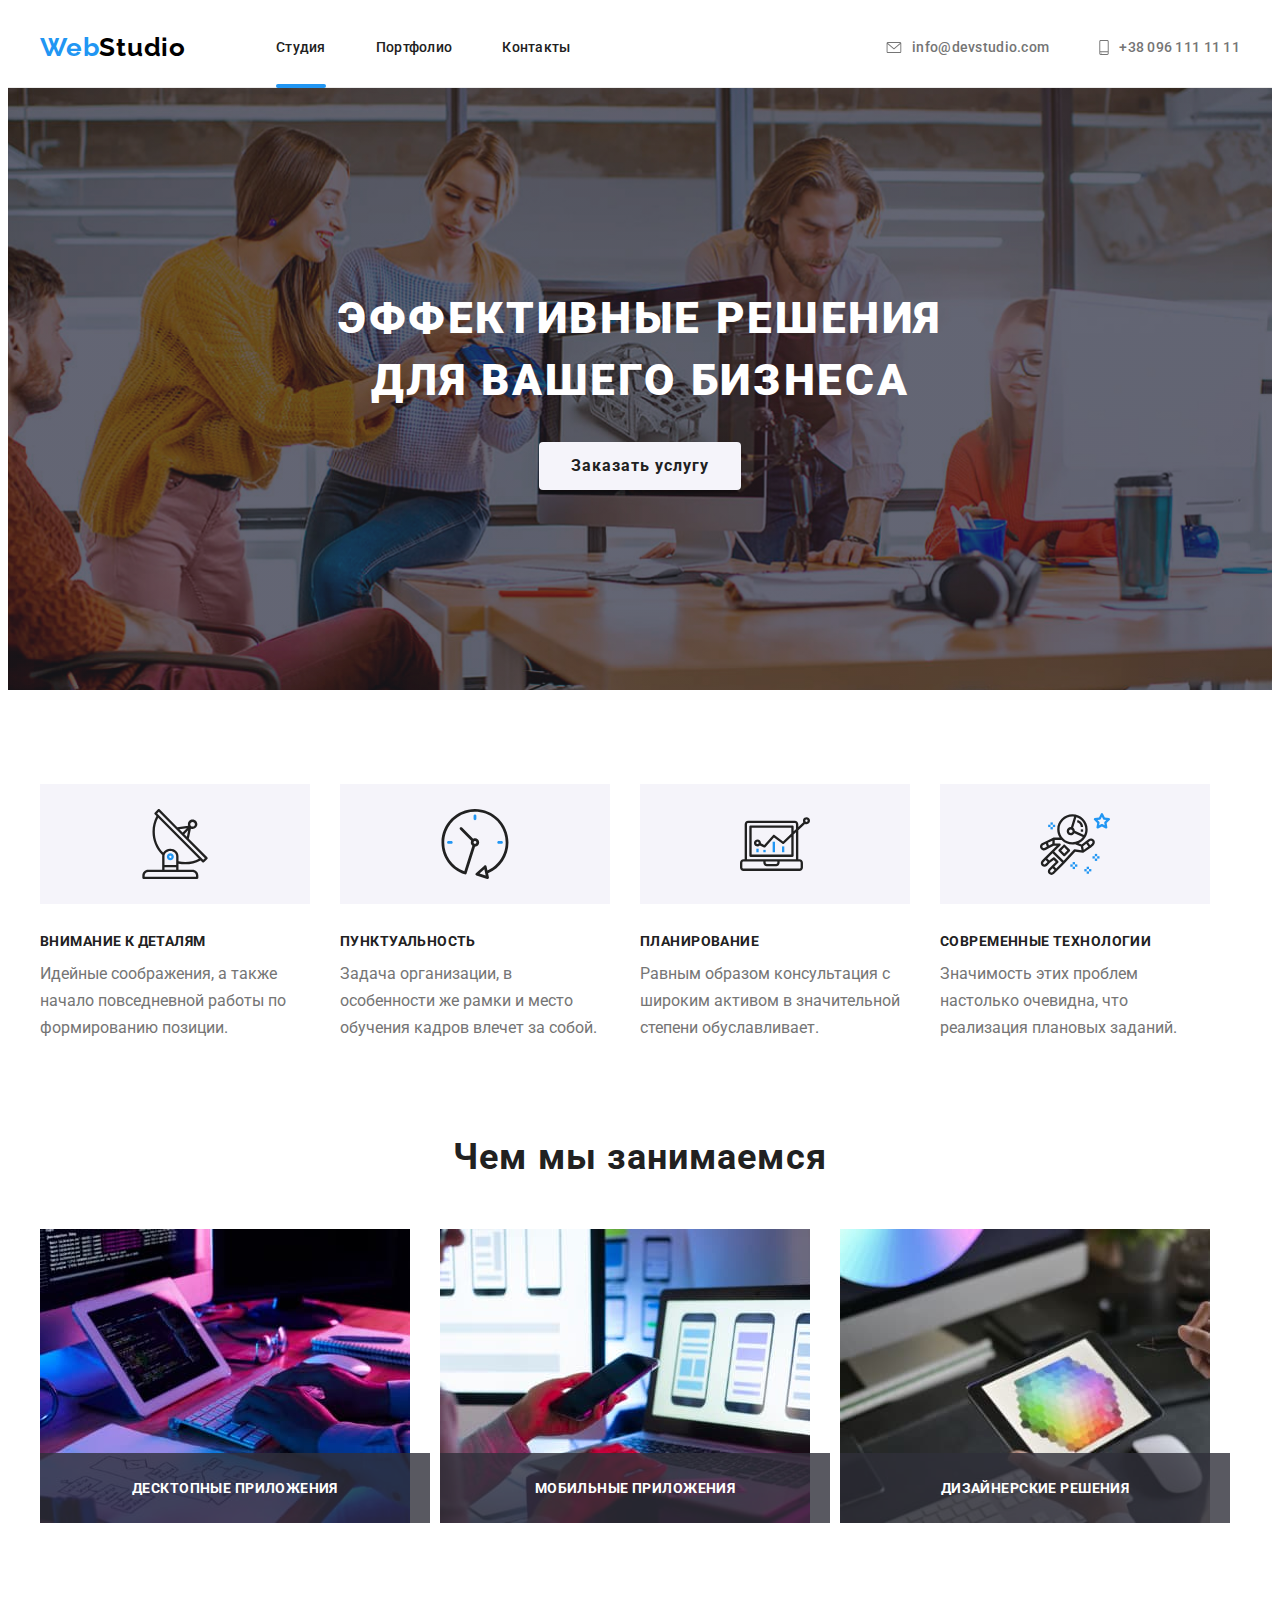
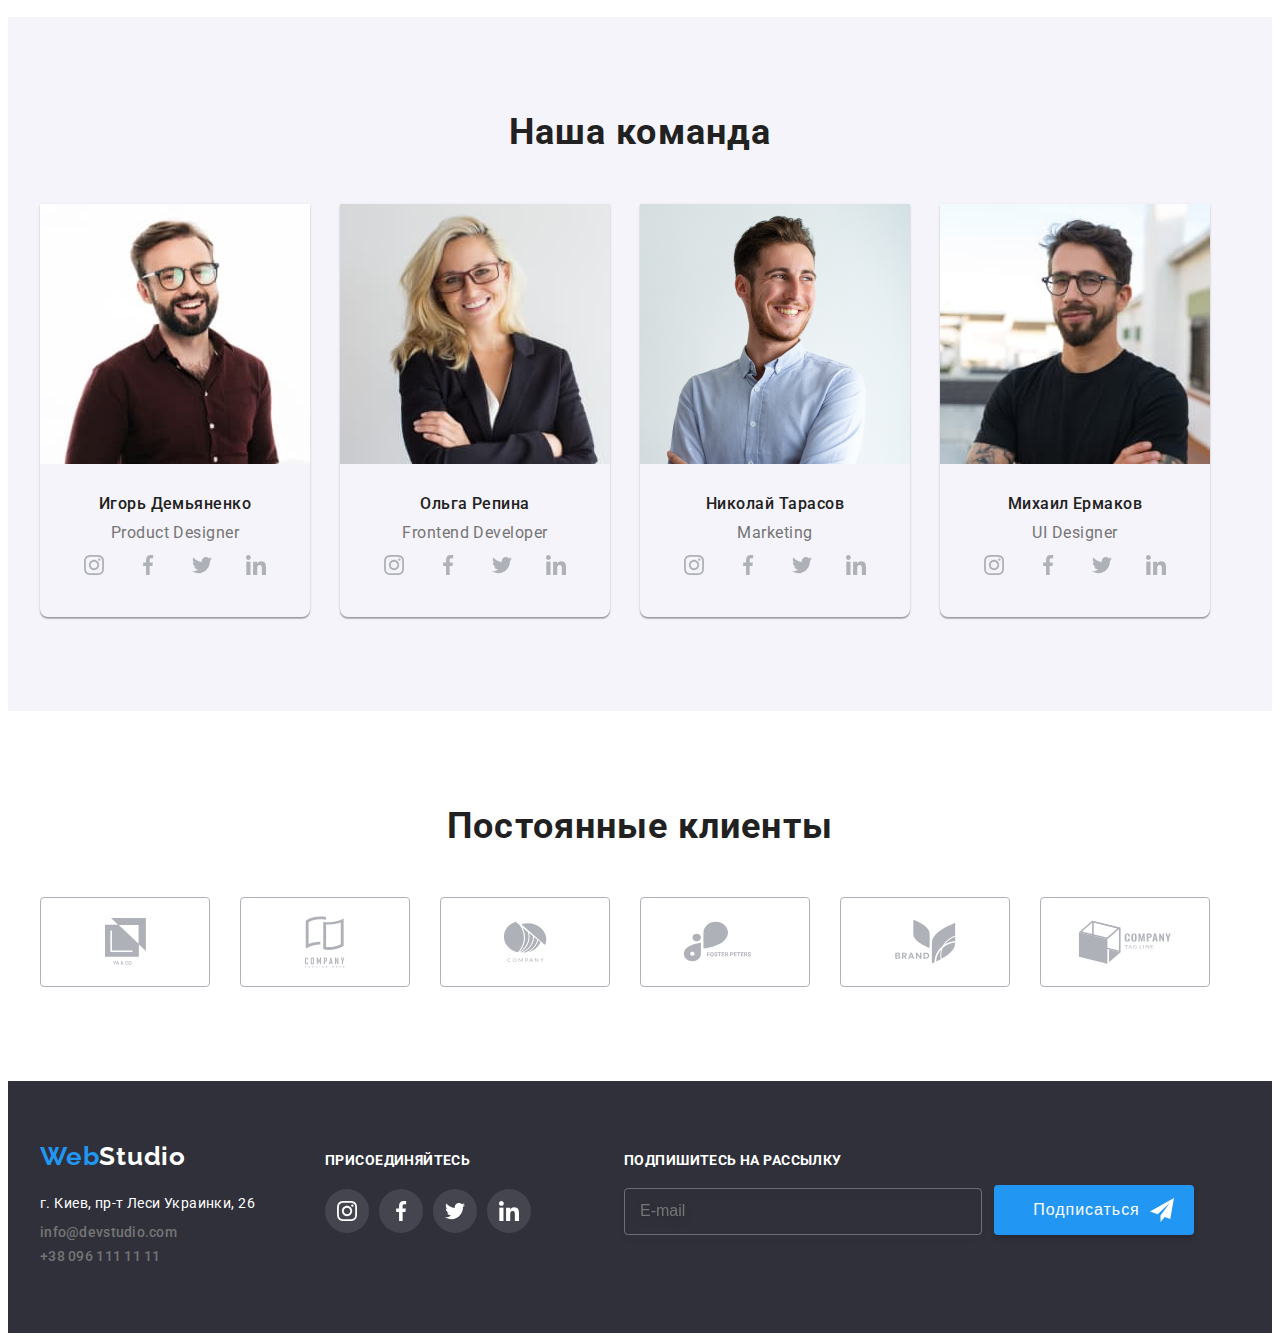
<file: index.html>
<!DOCTYPE html>
<html lang="en">

<head>
    <meta charset="UTF-8" />
    <meta name="viewport" content="width=device-width, initial-scale=1.0" />
    <title>Document</title>
    <link rel="preconnect" href="https://fonts.gstatic.com">
    <link
        href="https://fonts.googleapis.com/css2?family=Raleway:wght@700&family=Roboto:wght@400;500;700;900&display=swap"
        rel="stylesheet">
    <link rel="stylesheet" href="https://cdnjs.cloudflare.com/ajax/libs/modern-normalize/1.0.0/modern-normalize.min.css"
        integrity="sha512-ISS7cAi1PEhQ8jnbJpJZMd29NlhNj4AWYyLOSp2CE/CsHxTCu+r+t0D2yoJudVrd0/8fTVPUVDzY5Tvli75u/g=="
        crossorigin="anonymous" />
    <link rel="stylesheet" href="./css/style.css">
</head>

<body>
    <!-- Шапка сайта -->
    <header class="section-header">
        <nav class="container main-nav">
            <a class="logo" href="index.html"><span class="web-blue">Web</span>Studio</a>
            <ul class="points list site-nav">
                <li class="navigation">
                    <a class="link studio" href="index.html">Студия</a>
                </li>
                <li class="navigation">
                    <a class="link" href="portfolio.html">Портфолио</a>
                </li>
                <li class="navigation">
                    <a class="link" href="">Контакты</a>
                </li>
            </ul>
            <ul class="points list auth-nav">
                <li class="navigation"><a class="adress-company mail" href="mailto:info@devstudio.com">
                        <svg class="contacts-icon mail" width="16" height="12">
                            <use href="./images/icons/icons.svg#icon-envelope"></use>
                        </svg>info@devstudio.com</a>
                </li>
                <li class="navigation"><a class="adress-company telefon" href="tel:+380961111111"><svg
                            class="contacts-icon phone" width="10" height="16">
                            <use href="./images/icons/icons.svg#icon-smartphone"></use>
                        </svg>+38 096 111 11 11</a>
                </li>
            </ul>
        </nav>


    </header>

    <main>
        <!--Главная-->
        <section class="dark-hero">
            <div class="container hero">
                <h1 class="main-hero">Эффективные решения для вашего бизнеса</h1>
                <button class="enter" type="button" data-modal-open>Заказать услугу</button>
            </div>
        </section>

        <!-- Преимущества -->
        <section class="section">
            <div class="container">
                <ul class="points card-set feature-list">
                    <li class="list-card">
                        <div class="featurs-box">
                            <svg width="70" height="70">
                                <use href="./images/icons/icons.svg#icon-antenna"></use>
                            </svg>
                        </div>
                        <h3 class="features">Внимание к деталям</h3>
                        <p class="features-paragraf">
                            Идейные соображения, а также начало повседневной работы по формированию позиции.
                        </p>
                    </li>
                    <li class="list-card">
                        <div class="featurs-box">
                            <svg width="70" height="70">
                                <use href="./images/icons/icons.svg#icon-clock"></use>
                            </svg>
                        </div>
                        <h3 class="features">Пунктуальность</h3>
                        <p class="features-paragraf">
                            Задача организации, в особенности же рамки и место обучения кадров влечет за собой.
                        </p>
                    </li>
                    <li class="list-card">
                        <div class="featurs-box">
                            <svg width="70" height="70">
                                <use href="./images/icons/icons.svg#icon-diagram"></use>
                            </svg>
                        </div>
                        <h3 class="features">Планирование</h3>
                        <p class="features-paragraf">
                            Равным образом консультация с широким активом в значительной степени обуславливает.
                        </p>
                    </li>
                    <li class="list-card">
                        <div class="featurs-box">
                            <svg width="70" height="70">
                                <use href="./images/icons/icons.svg#icon-astronaut"></use>
                            </svg>
                        </div>
                        <h3 class="features">Современные технологии</h3>
                        <p class="features-paragraf">
                            Значимость этих проблем настолько очевидна, что реализация плановых заданий.
                        </p>
                    </li>
                </ul>
            </div>
        </section>

        <!-- Чем мы занимаемся -->
        <section class="section-gallery">
            <div class="container">
                <h2 class="title ">Чем мы занимаемся</h2>

                <ul class="points list-card-imagis card-set">
                    <li class="imagis-card">
                        <div class="gallery-text-br">
                            <img src="./images/tablet.jpg" alt="Планшет" width="370" />

                            <p class="gallery-text">Десктопные приложения</p>
                        </div>
                    </li>
                    <li class="imagis-card">
                        <div class="gallery-text-br">
                            <img src="./images/tablet2.jpg" alt="Планшет" width="370" />
                            <p class="gallery-text">Мобильные приложения</p>
                        </div>
                    </li>
                    <li class="imagis-card">
                        <div class="gallery-text-br">
                            <img src="./images/tablet3.jpg" alt="Планшет" width="370" />
                            <p class="gallery-text">Дизайнерские решения</p>
                        </div>
                    </li>
                </ul>
            </div>
        </section>

        <!-- Наша команда -->
        <section class="team section">
            <div class="container">
                <h2 class="title">Наша команда</h2>
                <ul class="points card-set">
                    <li class="list-card-team">
                        <img src="./images/agent1.jpg" alt="Агент" width="270" />
                        <div class="card-team">
                            <h3 class="name-agents">Игорь Демьяненко</h3>
                            <p class="specifical">Product Designer</p>
                            <ul class="list social-icons">
                                <li class="social-icons-item">
                                    <a href="" class="social-icons-link" target="_blank" rel="noopener noreferrer">
                                        <svg class="social-icons-svg">
                                            <use href="./images/icons/icons.svg#icon-instagram"></use>
                                        </svg>
                                    </a>
                                </li>
                                <li class="social-icons-item">
                                    <a href="" class="social-icons-link" target="_blank" rel="noopener noreferrer">
                                        <svg class="social-icons-svg">
                                            <use href="./images/icons/icons.svg#icon-facebook"></use>
                                        </svg>
                                    </a>
                                </li>
                                <li class="social-icons-item">
                                    <a href="" class="social-icons-link" target="_blank" rel="noopener noreferrer">
                                        <svg class="social-icons-svg">
                                            <use href="./images/icons/icons.svg#icon-twitter"></use>
                                        </svg>
                                    </a>
                                </li>
                                <li class="social-icons-item">
                                    <a href="" class="social-icons-link" target="_blank" rel="noopener noreferrer">
                                        <svg class="social-icons-svg">
                                            <use href="./images/icons/icons.svg#icon-linkedin"></use>
                                        </svg>
                                    </a>
                                </li>
                            </ul>
                        </div>
                    </li>
                    <li class="list-card-team">
                        <img src="./images/agent2.jpg" alt="Агент" width="270" />
                        <div class="card-team">
                            <h3 class="name-agents">Ольга Репина</h3>
                            <p class="specifical">Frontend Developer</p>
                            <ul class="list social-icons">
                                <li class="social-icons-item">
                                    <a href="" class="social-icons-link" target="_blank" rel="noopener noreferrer">
                                        <svg class="social-icons-svg">
                                            <use href="./images/icons/icons.svg#icon-instagram"></use>
                                        </svg>
                                    </a>
                                </li>
                                <li class="social-icons-item">
                                    <a href="" class="social-icons-link" target="_blank" rel="noopener noreferrer">
                                        <svg class="social-icons-svg">
                                            <use href="./images/icons/icons.svg#icon-facebook"></use>
                                        </svg>
                                    </a>
                                </li>
                                <li class="social-icons-item">
                                    <a href="" class="social-icons-link" target="_blank" rel="noopener noreferrer">
                                        <svg class="social-icons-svg">
                                            <use href="./images/icons/icons.svg#icon-twitter"></use>
                                        </svg>
                                    </a>
                                </li>
                                <li class="social-icons-item">
                                    <a href="" class="social-icons-link" target="_blank" rel="noopener noreferrer">
                                        <svg class="social-icons-svg">
                                            <use href="./images/icons/icons.svg#icon-linkedin"></use>
                                        </svg>
                                    </a>
                                </li>
                            </ul>
                        </div>
                    </li>
                    <li class="list-card-team">
                        <img src="./images/agent3.jpg" alt="Агент" width="270" />
                        <div class="card-team">
                            <h3 class="name-agents">Николай Тарасов</h3>
                            <p class="specifical">Marketing</p>
                            <ul class="list social-icons">
                                <li class="social-icons-item">
                                    <a href="" class="social-icons-link" target="_blank" rel="noopener noreferrer">
                                        <svg class="social-icons-svg">
                                            <use href="./images/icons/icons.svg#icon-instagram"></use>
                                        </svg>
                                    </a>
                                </li>
                                <li class="social-icons-item">
                                    <a href="" class="social-icons-link" target="_blank" rel="noopener noreferrer">
                                        <svg class="social-icons-svg">
                                            <use href="./images/icons/icons.svg#icon-facebook"></use>
                                        </svg>
                                    </a>
                                </li>
                                <li class="social-icons-item">
                                    <a href="" class="social-icons-link" target="_blank" rel="noopener noreferrer">
                                        <svg class="social-icons-svg">
                                            <use href="./images/icons/icons.svg#icon-twitter"></use>
                                        </svg>
                                    </a>
                                </li>
                                <li class="social-icons-item">
                                    <a href="" class="social-icons-link" target="_blank" rel="noopener noreferrer">
                                        <svg class="social-icons-svg">
                                            <use href="./images/icons/icons.svg#icon-linkedin"></use>
                                        </svg>
                                    </a>
                                </li>
                            </ul>
                        </div>
                    </li>
                    <li class="list-card-team">
                        <img src="./images/agent4.jpg" alt="Агент" width="270" />
                        <div class="card-team">
                            <h3 class="name-agents">Михаил Ермаков</h3>
                            <p class="specifical">UI Designer</p>
                            <ul class="list social-icons">
                                <li class="social-icons-item">
                                    <a href="" class="social-icons-link" target="_blank" rel="noopener noreferrer">
                                        <svg class="social-icons-svg">
                                            <use href="./images/icons/icons.svg#icon-instagram"></use>
                                        </svg>
                                    </a>
                                </li>
                                <li class="social-icons-item">
                                    <a href="" class="social-icons-link" target="_blank" rel="noopener noreferrer">
                                        <svg class="social-icons-svg">
                                            <use href="./images/icons/icons.svg#icon-facebook"></use>
                                        </svg>
                                    </a>
                                </li>
                                <li class="social-icons-item">
                                    <a href="" class="social-icons-link" target="_blank" rel="noopener noreferrer">
                                        <svg class="social-icons-svg">
                                            <use href="./images/icons/icons.svg#icon-twitter"></use>
                                        </svg>
                                    </a>
                                </li>
                                <li class="social-icons-item">
                                    <a href="" class="social-icons-link" target="_blank" rel="noopener noreferrer">
                                        <svg class="social-icons-svg">
                                            <use href="./images/icons/icons.svg#icon-linkedin"></use>
                                        </svg>
                                    </a>
                                </li>
                            </ul>
                        </div>
                    </li>
                </ul>
            </div>
        </section>

        <!--Clients-->
        <section class="section">
            <div class="container">
                <h2 class="clients-title">Постоянные клиенты</h2>
                <ul class="points clients-list">
                    <li class="clients-item">
                        <a class="clients-link" href="">
                            <svg class="clients-svg" width="41" height="47">
                                <use href="./images/icons/icons.svg#icon-group"></use>
                            </svg>
                        </a>
                    </li>
                    <li class="clients-item">
                        <a class="clients-link" href="">
                            <svg class="clients-svg" width="40" height="52">
                                <use href="./images/icons/icons.svg#icon-group-1"></use>
                            </svg>
                        </a>
                    </li>
                    <li class="clients-item">
                        <a class="clients-link" href="">
                            <svg class="clients-svg" width="44" height="41">
                                <use href="./images/icons/icons.svg#icon-group-2"></use>
                            </svg>
                        </a>
                    </li>
                    <li class="clients-item">
                        <a class="clients-link" href="">
                            <svg class="clients-svg" width="85" height="41">
                                <use href="./images/icons/icons.svg#icon-group-3"></use>
                            </svg>
                        </a>
                    </li>
                    <li class="clients-item">
                        <a class="clients-link" href="">
                            <svg class="clients-svg" width="63" height="45">
                                <use href="./images/icons/icons.svg#icon-group-4"></use>
                            </svg>
                        </a>
                    </li>
                    <li class="clients-item">
                        <a class="clients-link" href="">
                            <svg class="clients-svg" width="94" height="44">
                                <use href="./images/icons/icons.svg#icon-group-5"></use>
                            </svg>
                        </a>
                    </li>
                </ul>
            </div>
        </section>
    </main>

    <!-- Футер -->
    <footer class="footer-bg">
        <div class="container">
            <div>
                <a class="logo-footer" href="index.html"><span class="web-blue">Web</span>Studio</a>
                <address class="adreess-company-footer">
                    <p>г. Киев, пр-т Леси Украинки, 26</p>
                    <ul class="points list">
                        <li><a class="adress-company" href="mailto:info@devstudio.com">info@devstudio.com</a></li>
                        <li><a class="adress-company" href="tel:+380961111111">+38 096 111 11 11</a></li>
                    </ul>
                </address>
            </div>
            <div class="footer-social-div">
                <h3 class="footer-social-title">ПРИСОЕДИНЯЙТЕСЬ</h3>
                <ul class="points footer-social-list">
                    <li class="footer-social-item">
                        <a class="footer-social-link" href="">
                            <svg class="footer-social-icon" width="20" height="20">
                                <use href="./images/icons/icons.svg#icon-instagram"></use>
                            </svg>
                        </a>
                    </li>
                    <li class="footer-social-item">
                        <a class="footer-social-link" href="">
                            <svg class="footer-social-icon" width="20" height="20">
                                <use href="./images/icons/icons.svg#icon-facebook"></use>
                            </svg>
                        </a>
                    </li>
                    <li class="footer-social-item">
                        <a class="footer-social-link" href="">
                            <svg class="footer-social-icon" width="20" height="20">
                                <use href="./images/icons/icons.svg#icon-twitter"></use>
                            </svg>
                        </a>
                    </li>
                    <li class="footer-social-item">
                        <a class="footer-social-link" href="">
                            <svg class="footer-social-icon" width="20" height="20">
                                <use href="./images/icons/icons.svg#icon-linkedin"></use>
                            </svg>
                        </a>
                    </li>
                </ul>
            </div>
            <form class="form">
                <div class="form-mail">
                    <b class="form-title">Подпишитесь на рассылку</b>
                    <label for="user-email"></label>
                    <input type="email" class="form__input" name="email" placeholder="E-mail" id="user-email" />
                </div>
                <button class="footer-button" type="submit">Подписаться
                    <svg class="button-icon" width="24" height="24">
                        <use href="./images/icons/icons-modal.svg#icon-send"></use>
                    </svg>
                </button>

            </form>
        </div>
    </footer>
    <div class="backdrop is-hidden" data-modal>
        <div class="modal">
            <button class="modal-close-btn" data-modal-close><svg width="18" height="18">
                    <use href="./images/icons/icons.svg#icon-close"></use>
                </svg></button>
            <h2 class="title-form-modal">Оставьте свои данные, мы вам перезвоним</h2>
            <form class="modal-form">
                <label class="modal-form-input-label">
                    <span class="description-wrapper">Имя</span>
                    <span class="modal-form-input-wrapper">
                        <input type="text" name="user-name" class="modal-form-input">
                        <svg class="modal-form-icon">
                            <use href="./images/icons/icons-modal.svg#icon-human"></use>
                        </svg>
                    </span>
                </label>
                <label class="modal-form-input-label">
                    <span class="description-wrapper">Телефон</span>
                    <span class="modal-form-input-wrapper">
                        <input type="tel" name="user-phone" class="modal-form-input">
                        <svg class="modal-form-icon">
                            <use href="./images/icons/icons-modal.svg#icon-phone"></use>
                        </svg>
                    </span>
                </label>
                <label class="modal-form-input-label">
                    <span class="description-wrapper">Почта</span>
                    <span class="modal-form-input-wrapper">
                        <input type="email" name="user-email" class="modal-form-input">
                        <svg class="modal-form-icon">
                            <use href="./images/icons/icons-modal.svg#icon-poczta"></use>
                        </svg>
                    </span>
                </label>
                <label class="user-message-label">
                    <span class="description-wrapper">Комментарий</span>
                    <textarea name="user-message" placeholder="Введите текст" class="modal-form-message"></textarea>
                </label>
                <input type="checkbox" name="user-checkbox" class="checkbox visually-hidden" id="checkbox" />
                <label class="checkbox-label" for="checkbox">
                    Соглашаюсь с рассылкой и принимаю <a href="#" class="checkbox-link">Условия договора</a></label>
                <button type="submit" class="modal-form-btn">Отправить</button>
            </form>
        </div>

    </div>
    <script src="./js/modal.js"></script>
</body>

</html>
</file>
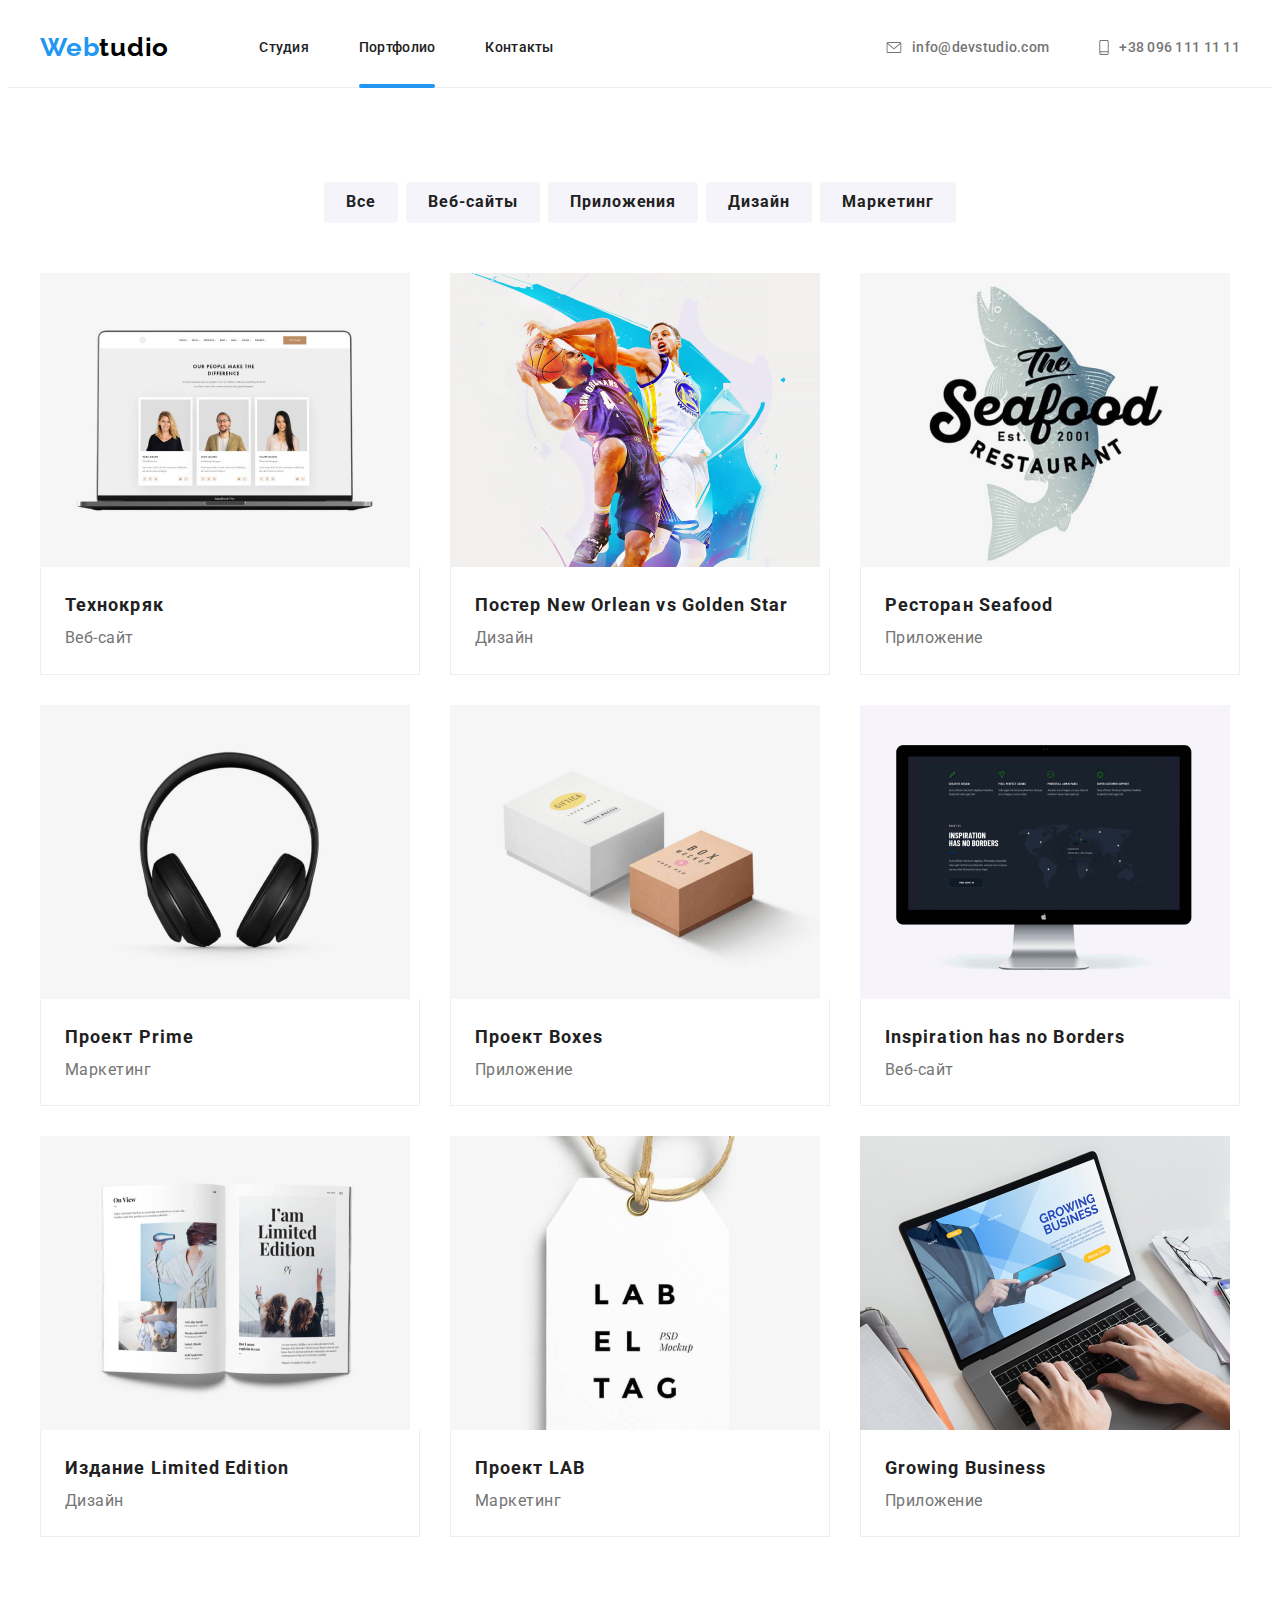
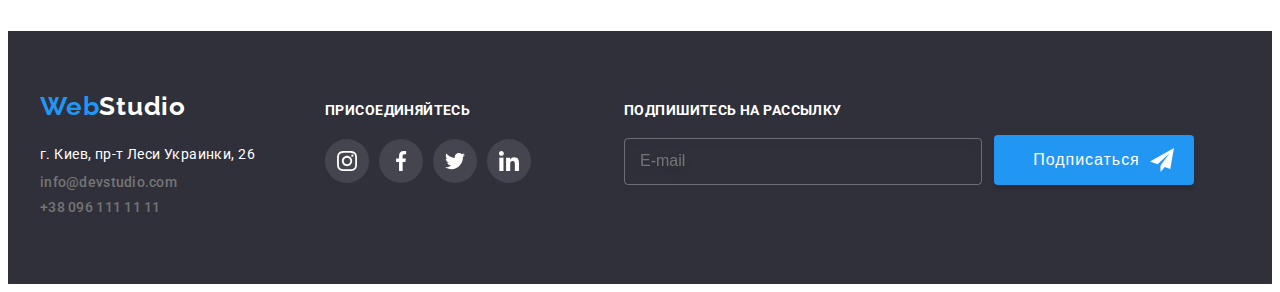
<file: portfolio.html>
<!DOCTYPE html>
<html lang="en">

<head>
    <meta charset="UTF-8">
    <meta http-equiv="X-UA-Compatible" content="IE=edge">
    <meta name="viewport" content="width=device-width, initial-scale=1.0">
    <title>Document</title>
    <link rel="preconnect" href="https://fonts.gstatic.com">
    <link href="https://fonts.googleapis.com/css2?family=Raleway:wght@700&family=Roboto:wght@400;500;700&display=swap"
        rel="stylesheet">
    <link rel="stylesheet" href="https://cdnjs.cloudflare.com/ajax/libs/modern-normalize/1.0.0/modern-normalize.min.css"
        integrity="sha512-ISS7cAi1PEhQ8jnbJpJZMd29NlhNj4AWYyLOSp2CE/CsHxTCu+r+t0D2yoJudVrd0/8fTVPUVDzY5Tvli75u/g=="
        crossorigin="anonymous" />
    <link rel="stylesheet" href="./css/style.css">
</head>

<body>
    <!-- Шапка сайта -->
    <header class="section-header">

        <nav class="container main-nav">
            <a class="logo" href="index.html"><span class="web-blue">Web</span>tudio</a>
            <ul class="points list site-nav">
                <li class="navigation">
                    <a class="link" href="index.html">Студия</a>
                </li>
                <li class="navigation">
                    <a class="link portfolio" href="portfolio.html">Портфолио</a>
                </li>
                <li class="navigation">
                    <a class="link" href="">Контакты</a>
                </li>
            </ul>
            <ul class="points list auth-nav">
                <li class="navigation"><a class="adress-company mail" href="mailto:info@devstudio.com">
                        <svg class="contacts-icon mail">
                            <use href="./images/icons/icons.svg#icon-envelope"></use>
                        </svg>info@devstudio.com</a>
                </li>
                <li class="navigation"><a class="adress-company telefon" href="tel:+380961111111"><svg
                            class="contacts-icon phone">
                            <use href="./images/icons/icons.svg#icon-smartphone"></use>
                        </svg>+38 096 111 11 11</a>
                </li>
            </ul>
        </nav>

    </header>
    <!--Основная часть-->
    <main>
        <section class="section">
            <div class="container">
                <ul class="points filtr-list">
                    <li class="filtr-list-item"><button class="enter-portfolio" type="button">Все</button></li>
                    <li class="filtr-list-item"><button class="enter-portfolio" type="button">Веб-сайты</button></li>
                    <li class="filtr-list-item"><button class="enter-portfolio" type="button">Приложения</button></li>
                    <li class="filtr-list-item"><button class="enter-portfolio" type="button">Дизайн</button></li>
                    <li class="filtr-list-item"><button class="enter-portfolio" type="button">Маркетинг</button></li>
                </ul>
                <ul class="points flex-container">
                    <li class="portfolio-card">
                        <a class="line" href="">
                            <div class="portfolio-card-thumb">
                                <img src="./images/example.jpg" alt="пример" width="370">
                                <p class="portfolio-card-text">Технокряк это современная площадка распространения
                                    коронавируса. Компании используют эту платформу для цифрового
                                    шпионажа и атак на защищённые сервера конкурентов.</p>
                            </div>
                            <div class="portf-card-block">
                                <h2 class="name-links">Технокряк</h2>
                                <p class="categories">Веб-сайт</p>
                            </div>
                        </a>
                    </li>
                    <li class="portfolio-card">
                        <a class="line" href="">
                            <div class="portfolio-card-thumb"><img src="./images/example1.jpg" alt="пример" width="370">
                                <p class="portfolio-card-text">Технокряк это современная площадка распространения
                                    коронавируса. Компании используют эту платформу для цифрового
                                    шпионажа и атак на защищённые сервера конкурентов.</p>
                            </div>
                            <div class="portf-card-block">
                                <h2 class="name-links">Постер New Orlean vs Golden Star</h2>
                                <p class="categories">Дизайн</p>
                            </div>
                        </a>
                    </li>
                    <li class="portfolio-card">
                        <a class="line" href="">
                            <div class="portfolio-card-thumb"><img src="./images/example2.jpg" alt="пример" width="370">
                                <p class="portfolio-card-text">Технокряк это современная площадка распространения
                                    коронавируса. Компании используют эту платформу для цифрового
                                    шпионажа и атак на защищённые сервера конкурентов.</p>
                            </div>
                            <div class="portf-card-block">
                                <h2 class="name-links">Ресторан Seafood</h2>
                                <p class="categories">Приложение</p>
                            </div>
                        </a>
                    </li>
                    <li class="portfolio-card">
                        <a class="line" href="">
                            <div class="portfolio-card-thumb"><img src="./images/example3.jpg" alt="пример" width="370">
                                <p class="portfolio-card-text">Технокряк это современная площадка распространения
                                    коронавируса. Компании используют эту платформу для цифрового
                                    шпионажа и атак на защищённые сервера конкурентов.</p>
                            </div>
                            <div class="portf-card-block">
                                <h2 class="name-links">Проект Prime</h2>
                                <p class="categories">Маркетинг</p>
                            </div>
                        </a>
                    </li>
                    <li class="portfolio-card">
                        <a class="line" href="">
                            <div class="portfolio-card-thumb"><img src="./images/example4.jpg" alt="пример" width="370">
                                <p class="portfolio-card-text">Технокряк это современная площадка распространения
                                    коронавируса. Компании используют эту платформу для цифрового
                                    шпионажа и атак на защищённые сервера конкурентов.</p>
                            </div>
                            <div class="portf-card-block">
                                <h2 class="name-links">Проект Boxes</h2>
                                <p class="categories">Приложение</p>
                            </div>
                        </a>
                    </li>
                    <li class="portfolio-card">
                        <a class="line" href="">
                            <div class="portfolio-card-thumb"><img src="./images/example5.jpg" alt="пример" width="370">
                                <p class="portfolio-card-text">Технокряк это современная площадка распространения
                                    коронавируса. Компании используют эту платформу для цифрового
                                    шпионажа и атак на защищённые сервера конкурентов.</p>
                            </div>
                            <div class="portf-card-block">
                                <h2 class="name-links">Inspiration has no Borders</h2>
                                <p class="categories">Веб-сайт</p>
                            </div>
                        </a>
                    </li>
                    <li class="portfolio-card">
                        <a class="line" href="">
                            <div class="portfolio-card-thumb"><img src="./images/example6.jpg" alt="пример" width="370">
                                <p class="portfolio-card-text">Технокряк это современная площадка распространения
                                    коронавируса. Компании используют эту платформу для цифрового
                                    шпионажа и атак на защищённые сервера конкурентов.</p>
                            </div>
                            <div class="portf-card-block">
                                <h2 class="name-links">Издание Limited Edition</h2>
                                <p class="categories">Дизайн</p>
                            </div>
                        </a>
                    </li>
                    <li class="portfolio-card">
                        <a class="line" href="">
                            <div class="portfolio-card-thumb"><img src="./images/example7.jpg" alt="пример" width="370">
                                <p class="portfolio-card-text">Технокряк это современная площадка распространения
                                    коронавируса. Компании используют эту платформу для цифрового
                                    шпионажа и атак на защищённые сервера конкурентов.</p>
                            </div>
                            <div class="portf-card-block">
                                <h2 class="name-links">Проект LAB</h2>
                                <p class="categories">Маркетинг</p>
                            </div>
                        </a>
                    </li>
                    <li class="portfolio-card">
                        <a class="line" href="">
                            <div class="portfolio-card-thumb"><img src="./images/example8.jpg" alt="пример" width="370">
                                <p class="portfolio-card-text">Технокряк это современная площадка распространения
                                    коронавируса. Компании используют эту платформу для цифрового
                                    шпионажа и атак на защищённые сервера конкурентов.</p>
                            </div>
                            <div class="portf-card-block">

                                <h2 class="name-links">Growing Business</h2>
                                <p class="categories">Приложение</p>
                            </div>
                        </a>
                    </li>
                </ul>
            </div>
        </section>
    </main>
    <!-- Футер -->
    <footer class="footer-bg">
        <div class="container">
            <div>
                <a class="logo-footer" href="index.html"><span class="web-blue">Web</span>Studio</a>
                <address class="adreess-company-footer">
                    <p>г. Киев, пр-т Леси Украинки, 26</p>
                    <ul class="points list">
                        <li><a class="adress-company" href="mailto:info@devstudio.com">info@devstudio.com</a></li>
                        <li><a class="adress-company" href="tel:+380961111111">+38 096 111 11 11</a></li>
                    </ul>
                </address>
            </div>
            <div class="footer-social-div">
                <h3 class="footer-social-title">ПРИСОЕДИНЯЙТЕСЬ</h3>
                <ul class="points footer-social-list">
                    <li class="footer-social-item">
                        <a class="footer-social-link" href="">
                            <svg class="footer-social-icon" width="20" height="20">
                                <use href="./images/icons/icons.svg#icon-instagram"></use>
                            </svg>
                        </a>
                    </li>
                    <li class="footer-social-item">
                        <a class="footer-social-link" href="">
                            <svg class="footer-social-icon" width="20" height="20">
                                <use href="./images/icons/icons.svg#icon-facebook"></use>
                            </svg>
                        </a>
                    </li>
                    <li class="footer-social-item">
                        <a class="footer-social-link" href="">
                            <svg class="footer-social-icon" width="20" height="20">
                                <use href="./images/icons/icons.svg#icon-twitter"></use>
                            </svg>
                        </a>
                    </li>
                    <li class="footer-social-item">
                        <a class="footer-social-link" href="">
                            <svg class="footer-social-icon" width="20" height="20">
                                <use href="./images/icons/icons.svg#icon-linkedin"></use>
                            </svg>
                        </a>
                    </li>
                </ul>
            </div>
            <form class="form">
                <div class="form-mail">
                    <b class="form-title">Подпишитесь на рассылку</b>
                    <label for="user-email"></label>
                    <input type="email" class="form__input" name="email" placeholder="E-mail" id="user-email" />
                </div>
                <button class="footer-button" type="submit">Подписаться
                    <svg class="button-icon" width="24" height="24">
                        <use href="./images/icons/icons-modal.svg#icon-send"></use>
                    </svg>
                </button>

            </form>
        </div>
    </footer>

</body>

</html>
</file>
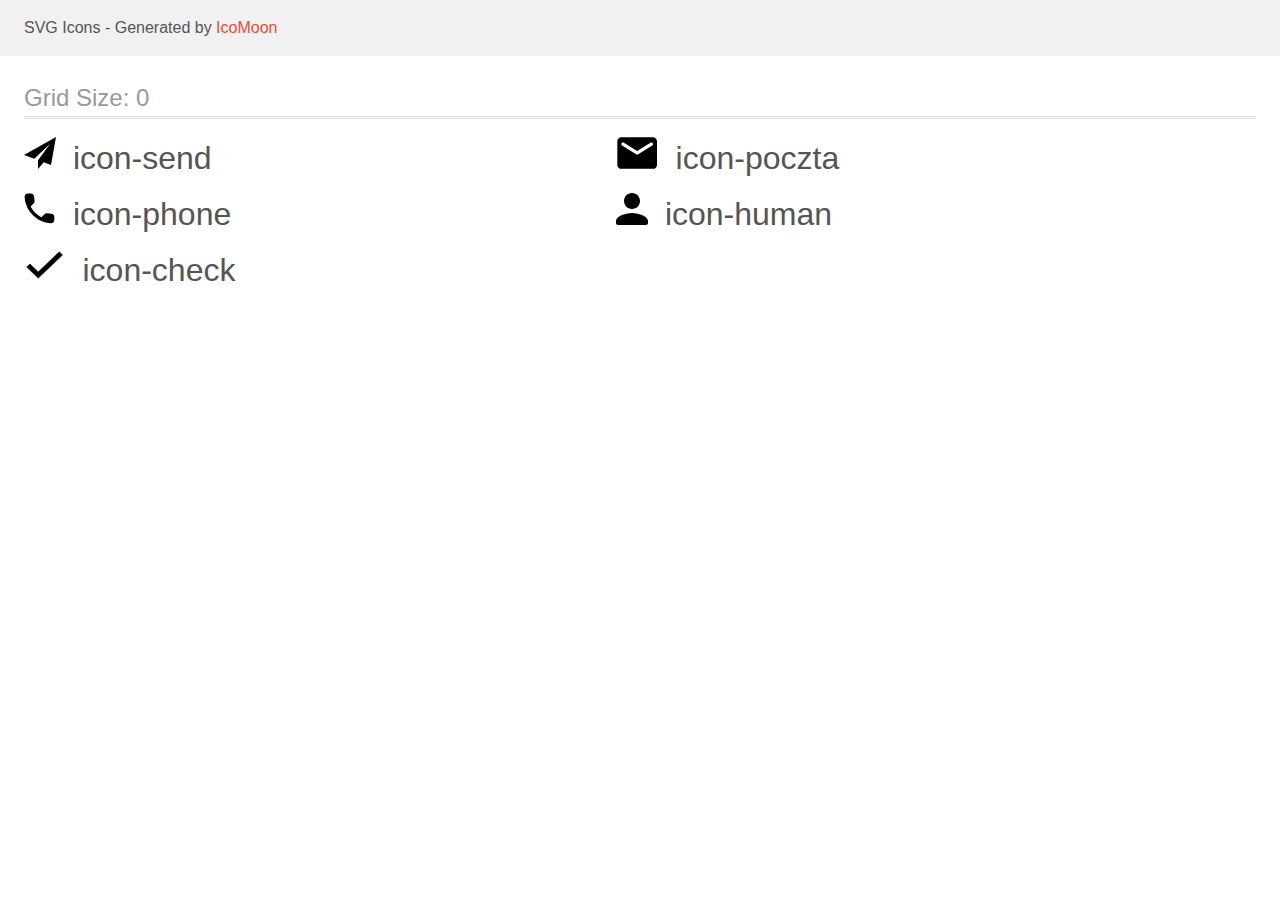
<file: images/icons/icomoon-modal/demo.html>
<!doctype html>
<html>
<head>
    <title>IcoMoon - SVG Icons</title>
    <meta charset="utf-8">
    <meta name="viewport" content="width=device-width, initial-scale=1">
    <link rel="stylesheet" href="demo-files/demo.css">
    <link rel="stylesheet" href="style.css">
</head>
<body>
<svg aria-hidden="true" style="position: absolute; width: 0; height: 0; overflow: hidden;" version="1.1" xmlns="http://www.w3.org/2000/svg" xmlns:xlink="http://www.w3.org/1999/xlink">
<defs>
<symbol id="icon-send" viewBox="0 0 32 32">
<path d="M32 0l-32 18 10.227 3.788 15.773-14.788-11.998 16.186 0.010 0.004-0.012-0.004v8.814l5.735-6.691 7.265 2.691 5-28z"></path>
</symbol>
<symbol id="icon-poczta" viewBox="0 0 43 32">
<path d="M37.333 0h-32c-2.2 0-3.98 1.8-3.98 4l-0.020 24c0 2.2 1.8 4 4 4h32c2.2 0 4-1.8 4-4v-24c0-2.2-1.8-4-4-4zM36.533 8.5l-14.14 8.84c-0.64 0.4-1.48 0.4-2.12 0l-14.14-8.84c-0.5-0.32-0.8-0.86-0.8-1.44 0-1.34 1.46-2.14 2.6-1.44l13.4 8.38 13.4-8.38c1.14-0.7 2.6 0.1 2.6 1.44 0 0.58-0.3 1.12-0.8 1.44z"></path>
</symbol>
<symbol id="icon-phone" viewBox="0 0 32 32">
<path d="M27.419 20.852l-4.201-0.48c-1.009-0.116-2.002 0.232-2.713 0.943l-3.044 3.044c-4.681-2.382-8.519-6.203-10.901-10.901l3.060-3.060c0.711-0.711 1.059-1.704 0.943-2.713l-0.48-4.168c-0.198-1.671-1.604-2.928-3.292-2.928h-2.862c-1.869 0-3.424 1.555-3.308 3.424 0.877 14.126 12.174 25.407 26.284 26.284 1.869 0.116 3.424-1.439 3.424-3.308v-2.861c0.016-1.671-1.241-3.077-2.911-3.275z"></path>
</symbol>
<symbol id="icon-human" viewBox="0 0 32 32">
<path d="M16 16c4.42 0 8-3.58 8-8s-3.58-8-8-8c-4.42 0-8 3.58-8 8s3.58 8 8 8zM16 20c-5.34 0-16 2.68-16 8v2c0 1.1 0.9 2 2 2h28c1.1 0 2-0.9 2-2v-2c0-5.32-10.66-8-16-8z"></path>
</symbol>
<symbol id="icon-check" viewBox="0 0 42 32">
<path stroke-linejoin="miter" stroke-linecap="butt" stroke-miterlimit="4" stroke-width="0.64" d="M6.263 15.205l-0.22-0.21-3.307 3.132 11.651 11.114 24.477-23.351-3.285-3.134-21.192 20.197-8.124-7.75z"></path>
</symbol>
</defs>
</svg>

<header class="bgc1 clearfix">
<div class="mhl">
    <p>SVG Icons - Generated by <a href="https://icomoon.io/app">IcoMoon</a></p>
</div>
</header>
    <div class="clearfix mhl ptl">
        <h1 class="mvm mtn fgc1">Grid Size: 0</h1>
        <div class="glyph fs1">
            <div class="clearfix pbs">
                <svg class="icon icon-send"><use xlink:href="#icon-send"></use></svg><span class="name"> icon-send</span>
            </div>
        </div>
        <div class="glyph fs1">
            <div class="clearfix pbs">
                <svg class="icon icon-poczta"><use xlink:href="#icon-poczta"></use></svg><span class="name"> icon-poczta</span>
            </div>
        </div>
        <div class="glyph fs1">
            <div class="clearfix pbs">
                <svg class="icon icon-phone"><use xlink:href="#icon-phone"></use></svg><span class="name"> icon-phone</span>
            </div>
        </div>
        <div class="glyph fs1">
            <div class="clearfix pbs">
                <svg class="icon icon-human"><use xlink:href="#icon-human"></use></svg><span class="name"> icon-human</span>
            </div>
        </div>
        <div class="glyph fs1">
            <div class="clearfix pbs">
                <svg class="icon icon-check"><use xlink:href="#icon-check"></use></svg><span class="name"> icon-check</span>
            </div>
        </div>
  </div>
<script defer src="svgxuse.js"></script>
</body>
</html>
</file>
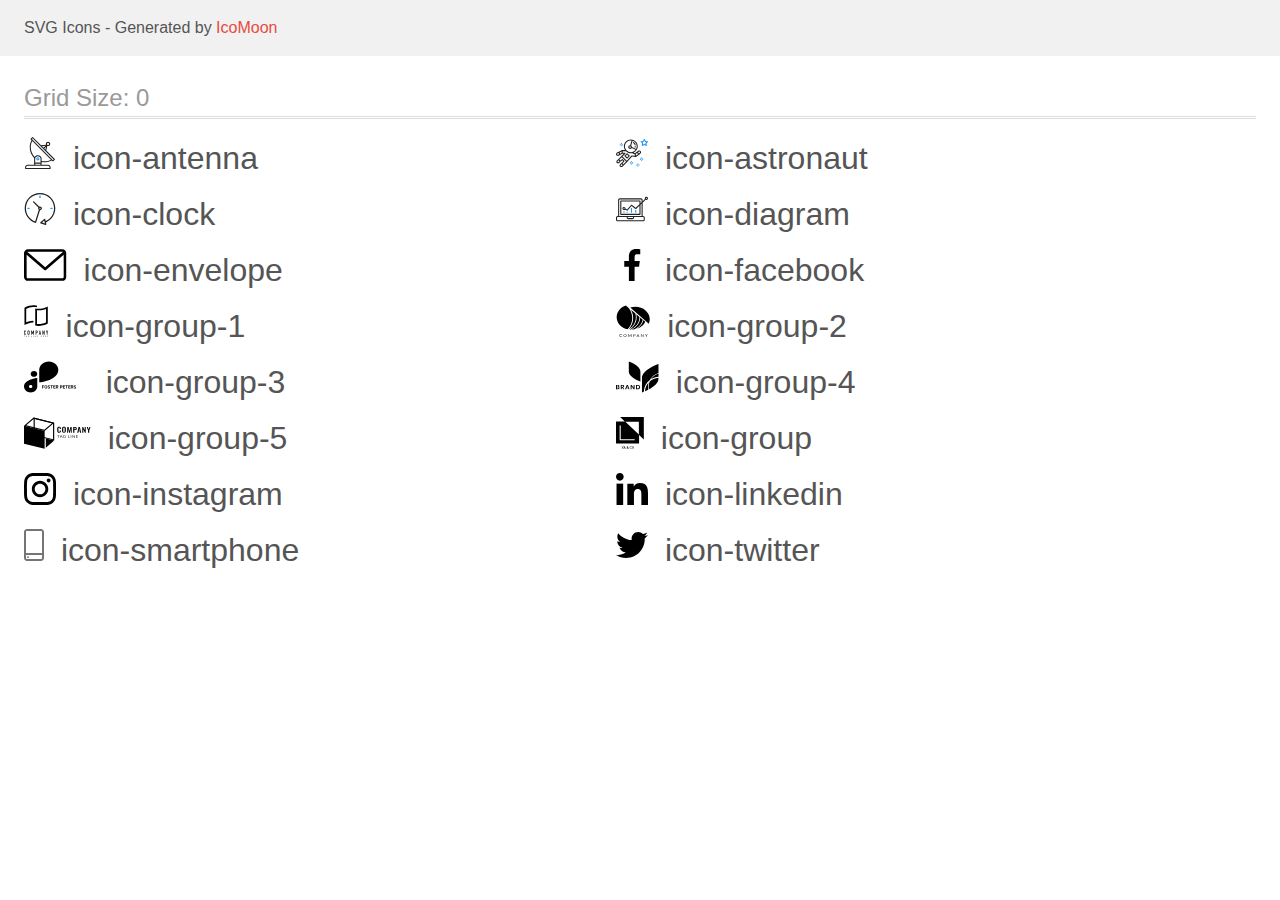
<file: images/icons/icomoon/demo.html>
<!doctype html>
<html>
<head>
    <title>IcoMoon - SVG Icons</title>
    <meta charset="utf-8">
    <meta name="viewport" content="width=device-width, initial-scale=1">
    <link rel="stylesheet" href="demo-files/demo.css">
    <link rel="stylesheet" href="style.css">
</head>
<body>
<svg aria-hidden="true" style="position: absolute; width: 0; height: 0; overflow: hidden;" version="1.1" xmlns="http://www.w3.org/2000/svg" xmlns:xlink="http://www.w3.org/1999/xlink">
<defs>
<symbol id="icon-antenna" viewBox="0 0 32 32">
<path fill="#212121" style="fill: var(--color1, #212121)" d="M30.773 22.098l-8.443-8.505 0.937-4.615c0.242 0.094 0.499 0.144 0.758 0.146h0.006c1.192 0.014 2.17-0.941 2.184-2.133s-0.941-2.17-2.133-2.184c-1.192-0.014-2.17 0.941-2.184 2.133-0.003 0.255 0.039 0.509 0.125 0.749l-4.96 0.605-8.091-8.133c-0.099-0.101-0.235-0.159-0.377-0.16-0.14 0.001-0.274 0.056-0.373 0.155l-1.513 1.504c-0.208 0.208-0.208 0.546 0 0.754l0.814 0.826c-3.153 5.798-2.129 12.978 2.519 17.663 0.043 0.041 0.092 0.074 0.146 0.098-0.034 0.18-0.051 0.364-0.052 0.547v6.187h-6.4c-1.472 0.002-2.665 1.195-2.667 2.667v1.067c0 0.295 0.239 0.533 0.533 0.533h24.533c0.295 0 0.533-0.239 0.533-0.533v-1.067c-0.002-1.472-1.195-2.665-2.667-2.667h-6.4v-2.742c1.003 0.21 2.024 0.317 3.049 0.32 2.458-0.003 4.877-0.615 7.040-1.783l0.818 0.823c0.099 0.101 0.235 0.159 0.377 0.16 0.14-0.001 0.274-0.056 0.373-0.155l1.513-1.504c0.208-0.208 0.208-0.546 0-0.754zM23.28 6.233c0.418-0.415 1.093-0.414 1.508 0.004s0.414 1.093-0.004 1.508c-0.2 0.199-0.47 0.31-0.752 0.31h-0.003c-0.589-0.003-1.064-0.483-1.061-1.072 0.002-0.282 0.115-0.552 0.314-0.751h-0.002zM22.024 9.738l-0.598 2.946-1.175-1.182 1.774-1.763zM21.419 8.836l-1.92 1.909-1.485-1.493 3.405-0.415zM24.004 28.8c0.884 0 1.6 0.716 1.6 1.6v0.533h-23.467v-0.533c0-0.884 0.716-1.6 1.6-1.6h20.267zM16.537 26.667v1.067h-5.333v-1.067h5.333zM11.204 25.6v-4.053c0-1.294 1.196-2.347 2.667-2.347s2.667 1.053 2.667 2.347v4.053h-5.333zM17.604 23.904v-2.357c0-1.882-1.675-3.413-3.733-3.413-1.331-0.020-2.576 0.657-3.281 1.786-4.058-4.274-4.971-10.645-2.279-15.887l18.602 18.708c-2.872 1.461-6.165 1.873-9.309 1.163zM28.893 23.22l-21.057-21.181 0.755-0.752 7.935 7.98c0.004 0 0.006 0.007 0.010 0.010l13.115 13.191-0.757 0.752z"></path>
<path fill="#2196f3" style="fill: var(--color2, #2196f3)" d="M13.876 20.267h-0.005c-0.884-0.001-1.601 0.714-1.602 1.598s0.714 1.601 1.598 1.602h0.005c0.884 0.001 1.601-0.714 1.602-1.598s-0.714-1.601-1.598-1.602zM14.249 22.245c-0.1 0.1-0.236 0.156-0.378 0.155-0.295-0.002-0.532-0.242-0.531-0.536 0.001-0.141 0.057-0.276 0.157-0.375s0.233-0.154 0.373-0.155c0.295 0.002 0.532 0.241 0.53 0.536-0.001 0.141-0.057 0.276-0.157 0.375h0.005z"></path>
</symbol>
<symbol id="icon-astronaut" viewBox="0 0 32 32">
<path fill="#2196f3" style="fill: var(--color2, #2196f3)" d="M31.974 4.524c-0.063-0.193-0.229-0.333-0.43-0.363l-1.91-0.278-0.855-1.731c-0.179-0.365-0.777-0.365-0.956 0l-0.855 1.731-1.91 0.278c-0.201 0.029-0.367 0.17-0.431 0.363-0.062 0.193-0.011 0.405 0.135 0.547l1.383 1.348-0.326 1.903c-0.034 0.2 0.048 0.402 0.212 0.522 0.166 0.121 0.382 0.135 0.562 0.040l1.709-0.899 1.709 0.899c0.078 0.041 0.164 0.061 0.249 0.061 0.11 0 0.221-0.034 0.314-0.102 0.164-0.119 0.246-0.322 0.212-0.522l-0.326-1.903 1.383-1.348c0.145-0.142 0.197-0.354 0.135-0.547zM29.511 5.851c-0.125 0.122-0.183 0.299-0.153 0.472l0.191 1.114-1-0.526c-0.078-0.041-0.163-0.061-0.249-0.061s-0.17 0.020-0.249 0.061l-1.001 0.526 0.191-1.114c0.030-0.173-0.028-0.349-0.153-0.472l-0.81-0.789 1.119-0.163c0.174-0.025 0.324-0.134 0.402-0.292l0.5-1.013 0.5 1.013c0.078 0.157 0.228 0.267 0.402 0.292l1.119 0.163-0.809 0.789z"></path>
<path fill="#2196f3" style="fill: var(--color2, #2196f3)" d="M26.134 20.522h-1.067v1.067h1.067v-1.067z"></path>
<path fill="#2196f3" style="fill: var(--color2, #2196f3)" d="M26.134 22.656h-1.067v1.067h1.067v-1.067z"></path>
<path fill="#2196f3" style="fill: var(--color2, #2196f3)" d="M27.2 21.589h-1.067v1.067h1.067v-1.067z"></path>
<path fill="#2196f3" style="fill: var(--color2, #2196f3)" d="M25.067 21.589h-1.067v1.067h1.067v-1.067z"></path>
<path fill="#2196f3" style="fill: var(--color2, #2196f3)" d="M22.4 26.389h-1.067v1.067h1.067v-1.067z"></path>
<path fill="#2196f3" style="fill: var(--color2, #2196f3)" d="M22.4 28.522h-1.067v1.067h1.067v-1.067z"></path>
<path fill="#2196f3" style="fill: var(--color2, #2196f3)" d="M23.467 27.456h-1.067v1.067h1.067v-1.067z"></path>
<path fill="#2196f3" style="fill: var(--color2, #2196f3)" d="M21.333 27.456h-1.067v1.067h1.067v-1.067z"></path>
<path fill="#2196f3" style="fill: var(--color2, #2196f3)" d="M16 24.256h-1.067v1.067h1.067v-1.067z"></path>
<path fill="#2196f3" style="fill: var(--color2, #2196f3)" d="M16 26.389h-1.067v1.067h1.067v-1.067z"></path>
<path fill="#2196f3" style="fill: var(--color2, #2196f3)" d="M17.067 25.322h-1.067v1.067h1.067v-1.067z"></path>
<path fill="#2196f3" style="fill: var(--color2, #2196f3)" d="M14.933 25.322h-1.067v1.067h1.067v-1.067z"></path>
<path fill="#2196f3" style="fill: var(--color2, #2196f3)" d="M5.867 6.122h-1.067v1.067h1.067v-1.067z"></path>
<path fill="#2196f3" style="fill: var(--color2, #2196f3)" d="M5.867 8.255h-1.067v1.067h1.067v-1.067z"></path>
<path fill="#2196f3" style="fill: var(--color2, #2196f3)" d="M6.933 7.189h-1.067v1.067h1.067v-1.067z"></path>
<path fill="#2196f3" style="fill: var(--color2, #2196f3)" d="M4.8 7.189h-1.067v1.067h1.067v-1.067z"></path>
<path fill="#212121" style="fill: var(--color1, #212121)" d="M24.715 14.159c-0.287-0.388-0.709-0.637-1.188-0.705-0.481-0.068-0.956 0.058-1.34 0.352l-1.252 0.96-1.898 1.417-1.358-0.541c2.421-1.086 4.114-3.508 4.114-6.32 0-3.823-3.123-6.933-6.961-6.933s-6.961 3.11-6.961 6.933c0 1.386 0.414 2.674 1.12 3.758l-2.764-0.024c-0.002 0-0.003 0-0.005 0-0.009 0-0.015 0.004-0.023 0.005-0.053 0.002-0.105 0.013-0.155 0.031-0.013 0.005-0.026 0.008-0.038 0.013-0.006 0.003-0.013 0.003-0.019 0.006l-3.233 1.596c-0.001 0-0.001 0-0.001 0.001l-1.893 0.911c-0.021 0.009-0.042 0.021-0.063 0.035-0.755 0.502-1.012 1.489-0.598 2.295 0.22 0.429 0.595 0.745 1.056 0.889 0.178 0.055 0.359 0.083 0.539 0.083 0.29 0 0.577-0.071 0.839-0.211l1.388-0.738 2.264-1.169 1.357-0.008-5.442 5.416c-0.001 0.001-0.001 0.001-0.002 0.001l-1.339 1.333c-0.316 0.315-0.49 0.732-0.49 1.178s0.174 0.863 0.49 1.179c0.325 0.323 0.752 0.485 1.179 0.485s0.854-0.162 1.18-0.485l1.314-1.309 1.741-1.3 0.901 0.897-1.762 1.754c-0 0.001-0.001 0.001-0.002 0.001l-1.339 1.333c-0.316 0.315-0.49 0.732-0.49 1.178s0.174 0.863 0.49 1.179c0.325 0.323 0.753 0.485 1.18 0.485s0.855-0.162 1.18-0.485l3.482-3.467c0.001-0.001 0.001-0.001 0.001-0.002l1.010-1-0.004-0.004c0.006-0.006 0.015-0.009 0.022-0.015l5.166-5.658 3.471 0.494c0.025 0.004 0.050 0.005 0.075 0.005 0.065 0 0.127-0.015 0.187-0.038 0.018-0.006 0.033-0.015 0.050-0.023 0.019-0.010 0.039-0.015 0.058-0.027l3.213-2.133c0.012-0.008 0.018-0.021 0.029-0.029 0.013-0.010 0.029-0.014 0.041-0.026l1.271-1.191c0.662-0.62 0.753-1.635 0.212-2.362zM2.13 17.77c-0.173 0.093-0.37 0.111-0.558 0.052-0.187-0.058-0.338-0.186-0.427-0.358-0.161-0.314-0.068-0.695 0.214-0.902l1.314-0.632 0.449 1.312-0.992 0.528zM5.628 15.942l-1.548 0.8-0.439-1.283 2.027-1.001-0.040 1.484zM20.727 9.322c0 0.918-0.219 1.785-0.599 2.559l-4.181-1.899c-0.044-0.573-0.341-1.075-0.788-1.388l1.464-4.86c2.378 0.756 4.105 2.974 4.105 5.588zM8.938 9.322c0-3.235 2.644-5.867 5.894-5.867 0.253 0 0.5 0.021 0.745 0.052l-1.432 4.754c-0.019-0.001-0.037-0.006-0.057-0.006-1.033 0-1.873 0.837-1.873 1.867s0.84 1.867 1.873 1.867c0.694 0 1.294-0.383 1.618-0.945l3.862 1.755c-1.075 1.446-2.795 2.39-4.737 2.39-3.25 0-5.894-2.632-5.894-5.867zM14.894 10.122c0 0.441-0.362 0.8-0.806 0.8s-0.806-0.359-0.806-0.8c0-0.441 0.362-0.8 0.806-0.8s0.806 0.359 0.806 0.8zM2.465 25.146c-0.236 0.234-0.619 0.234-0.854 0.001-0.114-0.114-0.176-0.263-0.176-0.423s0.062-0.309 0.176-0.421l0.962-0.958 0.851 0.848-0.959 0.955zM5.679 28.88c-0.236 0.234-0.619 0.235-0.855 0.001-0.114-0.114-0.176-0.263-0.176-0.423s0.062-0.309 0.176-0.421l0.963-0.959 0.852 0.848-0.96 0.955zM9.16 25.411c-0.001 0-0.001 0-0.002 0.001l-1.765 1.76-0.852-0.848 1.763-1.755c0 0 0 0 0-0s0.001-0.001 0.002-0.001c0.040-0.040 0.065-0.088 0.090-0.135 0.007-0.014 0.020-0.026 0.026-0.040 0.017-0.041 0.019-0.085 0.026-0.129 0.003-0.025 0.014-0.047 0.014-0.073 0-0.036-0.013-0.070-0.020-0.106-0.006-0.032-0.006-0.065-0.019-0.095-0.020-0.050-0.055-0.094-0.091-0.138-0.010-0.012-0.014-0.027-0.025-0.038 0 0 0 0-0.001 0s-0.001-0.002-0.001-0.002l-1.607-1.6c-0.017-0.017-0.039-0.024-0.058-0.038-0.028-0.022-0.055-0.042-0.087-0.058-0.030-0.015-0.061-0.024-0.093-0.033-0.034-0.010-0.067-0.017-0.103-0.020-0.033-0.002-0.063 0.001-0.095 0.005-0.036 0.004-0.069 0.009-0.104 0.020-0.034 0.011-0.063 0.027-0.094 0.045-0.020 0.011-0.042 0.015-0.061 0.029l-1.773 1.324-0.901-0.897 2.399-2.386 4.361 4.289-0.928 0.919zM15.979 18.394c-0.015-0.002-0.030 0.004-0.045 0.003-0.039-0.002-0.076 0.001-0.115 0.007-0.030 0.005-0.059 0.011-0.088 0.021-0.034 0.012-0.065 0.028-0.097 0.047-0.030 0.018-0.057 0.037-0.083 0.061-0.013 0.011-0.028 0.017-0.040 0.029l-4.698 5.146-4.328-4.257 2.833-2.818c0.209-0.208 0.21-0.546 0.002-0.755-0.105-0.105-0.243-0.157-0.381-0.156v-0.001l-2.219 0.013 0.028-1.607 3.104 0.027c1.265 1.294 3.029 2.101 4.981 2.101 0.437 0 0.864-0.045 1.279-0.123 0.040 0.032 0.079 0.065 0.13 0.085l2.41 0.96 0.331 1.644-3.003-0.427zM20.020 18.572l-0.313-1.558 1.446-1.080 0.947 1.257-2.080 1.381zM23.774 15.741l-0.838 0.785-0.931-1.236 0.831-0.637c0.155-0.119 0.351-0.168 0.543-0.143 0.193 0.027 0.364 0.128 0.48 0.284 0.217 0.292 0.18 0.699-0.085 0.947z"></path>
<path fill="#212121" style="fill: var(--color1, #212121)" d="M13.602 18.544l-2.143-2.133c-0.207-0.207-0.545-0.207-0.753 0l-2.142 2.133c-0.1 0.101-0.157 0.236-0.157 0.378s0.056 0.278 0.157 0.378l2.142 2.133c0.104 0.103 0.241 0.155 0.377 0.155s0.273-0.052 0.376-0.155l2.143-2.133c0.1-0.1 0.157-0.236 0.157-0.378s-0.057-0.278-0.157-0.378zM11.083 20.303l-1.387-1.381 1.387-1.381 1.387 1.381-1.387 1.381z"></path>
<path fill="#212121" style="fill: var(--color1, #212121)" d="M17.164 5.071l-0.258 1.036c0.071 0.018 1.738 0.452 1.738 2.149h1.067c-0-2.017-1.666-2.965-2.547-3.185z"></path>
<path fill="#212121" style="fill: var(--color1, #212121)" d="M19.711 9.322h-1.067v1.067h1.067v-1.067z"></path>
</symbol>
<symbol id="icon-clock" viewBox="0 0 32 32">
<path fill="#212121" style="fill: var(--color1, #212121)" d="M31.297 15.301c-0.002-8.452-6.855-15.303-15.308-15.301s-15.303 6.855-15.301 15.308c0.001 6.658 4.307 12.551 10.649 14.576 0.061 0.019 0.124 0.029 0.187 0.029 0.121-0 0.239-0.032 0.342-0.094 0.135-0.080 0.236-0.207 0.283-0.356l3.865-12.25c1.057-0.005 1.909-0.866 1.903-1.923s-0.866-1.909-1.923-1.903c-0.284 0.001-0.565 0.067-0.82 0.191l-5.106-5.107c-0.253-0.245-0.657-0.238-0.902 0.016-0.239 0.247-0.239 0.639 0 0.886l5.103 5.109c-0.392 0.799-0.168 1.764 0.536 2.309l-3.683 11.673c-7.278-2.681-11.004-10.754-8.323-18.032s10.754-11.004 18.032-8.323 11.004 10.754 8.323 18.032c-1.31 3.556-4.001 6.431-7.462 7.973l-0.398-1.874c-0.073-0.344-0.411-0.565-0.756-0.492-0.109 0.023-0.209 0.074-0.292 0.148l-3.837 3.426c-0.263 0.234-0.287 0.637-0.052 0.9 0.076 0.085 0.174 0.149 0.283 0.184l4.899 1.563c0.335 0.108 0.694-0.077 0.802-0.412 0.034-0.106 0.040-0.219 0.017-0.328l-0.391-1.839c5.664-2.388 9.342-7.942 9.329-14.089zM15.992 14.664c0.352 0 0.638 0.286 0.638 0.638s-0.286 0.638-0.638 0.638c-0.352 0-0.638-0.285-0.638-0.638s0.285-0.638 0.638-0.638zM18.093 29.528l2.184-1.948 0.603 2.84-2.787-0.892z"></path>
<path fill="#2196f3" style="fill: var(--color2, #2196f3)" d="M15.354 3.185v1.275c0 0.352 0.285 0.638 0.638 0.638s0.638-0.285 0.638-0.638v-1.275c0-0.352-0.286-0.638-0.638-0.638s-0.638 0.286-0.638 0.638z"></path>
<path fill="#2196f3" style="fill: var(--color2, #2196f3)" d="M3.876 14.664c-0.352 0-0.638 0.286-0.638 0.638s0.285 0.638 0.638 0.638h1.275c0.352 0 0.638-0.285 0.638-0.638s-0.285-0.638-0.638-0.638h-1.275z"></path>
<path fill="#2196f3" style="fill: var(--color2, #2196f3)" d="M28.108 15.939c0.352 0 0.638-0.285 0.638-0.638s-0.285-0.638-0.638-0.638h-1.275c-0.352 0-0.638 0.286-0.638 0.638s0.286 0.638 0.638 0.638h1.275z"></path>
</symbol>
<symbol id="icon-diagram" viewBox="0 0 32 32">
<path fill="#2196f3" style="fill: var(--color2, #2196f3)" d="M14.926 14.965h1.066v4.798h-1.066v-4.797z"></path>
<path fill="#2196f3" style="fill: var(--color2, #2196f3)" d="M19.19 17.097h1.066v2.665h-1.066v-2.665z"></path>
<path fill="#2196f3" style="fill: var(--color2, #2196f3)" d="M10.661 18.696h1.066v1.066h-1.066v-1.066z"></path>
<path fill="#2196f3" style="fill: var(--color2, #2196f3)" d="M7.463 18.163h1.066v1.599h-1.066v-1.599z"></path>
<path fill="#212121" style="fill: var(--color1, #212121)" d="M1.599 28.291h25.587c0.883 0 1.599-0.716 1.599-1.599v-2.132c0-0.883-0.716-1.599-1.599-1.599h-0.533v-13.293l3.028-2.868c0.703 0.346 1.553 0.136 2.013-0.499s0.396-1.508-0.152-2.068-1.42-0.644-2.065-0.198c-0.644 0.446-0.873 1.292-0.542 2.002l-2.281 2.163v-1.23c0-0.883-0.716-1.599-1.599-1.599h-21.322c-0.883 0-1.599 0.716-1.599 1.599v15.992h-0.533c-0.883 0-1.599 0.716-1.599 1.599v2.132c0 0.883 0.716 1.599 1.599 1.599zM30.384 4.837c0.294 0 0.533 0.239 0.533 0.533s-0.239 0.533-0.533 0.533c-0.294 0-0.533-0.239-0.533-0.533s0.239-0.533 0.533-0.533zM3.198 6.969c0-0.294 0.239-0.533 0.533-0.533h21.322c0.294 0 0.533 0.239 0.533 0.533v2.239l-1.066 1.013v-2.186c0-0.294-0.239-0.533-0.533-0.533h-19.19c-0.294 0-0.533 0.239-0.533 0.533v13.326c0 0.294 0.239 0.533 0.533 0.533h19.19c0.294 0 0.533-0.239 0.533-0.533v-9.674l1.066-1.010v12.284h-22.388v-15.992zM7.996 13.899c-0.721-0.002-1.354 0.478-1.546 1.174s0.105 1.433 0.725 1.801c0.62 0.368 1.41 0.276 1.928-0.226l1.853 0.93c0.215 0.108 0.476 0.057 0.636-0.123l3.939-4.431 3.872 2.901c0.208 0.156 0.498 0.139 0.686-0.039l3.365-3.188v8.131h-18.124v-12.26h18.124v2.66l-3.771 3.572-3.904-2.927c-0.222-0.166-0.534-0.135-0.718 0.072l-3.993 4.493-1.493-0.746c0.011-0.064 0.018-0.129 0.020-0.193 0-0.883-0.716-1.599-1.599-1.599zM8.529 15.498c0 0.294-0.239 0.533-0.533 0.533s-0.533-0.239-0.533-0.533c0-0.294 0.239-0.533 0.533-0.533s0.533 0.239 0.533 0.533zM11.727 24.027h5.331v0.533c0 0.294-0.239 0.533-0.533 0.533h-4.264c-0.294 0-0.533-0.239-0.533-0.533v-0.533zM1.066 24.56c0-0.294 0.239-0.533 0.533-0.533h9.062v0.533c0 0.883 0.716 1.599 1.599 1.599h4.264c0.883 0 1.599-0.716 1.599-1.599v-0.533h9.062c0.294 0 0.533 0.239 0.533 0.533v2.132c0 0.294-0.239 0.533-0.533 0.533h-25.587c-0.294 0-0.533-0.239-0.533-0.533v-2.132z"></path>
</symbol>
<symbol id="icon-envelope" viewBox="0 0 43 32">
<path d="M38.667 0h-34.667c-2.206 0-4 1.794-4 4v24c0 2.206 1.794 4 4 4h34.667c2.206 0 4-1.794 4-4v-24c0-2.206-1.794-4-4-4zM38.667 2.667c0.181 0 0.353 0.038 0.511 0.103l-17.844 15.466-17.844-15.466c0.158-0.066 0.33-0.103 0.511-0.103h34.667zM38.667 29.333h-34.667c-0.736 0-1.333-0.598-1.333-1.333v-22.413l17.793 15.421c0.251 0.217 0.563 0.326 0.874 0.326s0.622-0.108 0.874-0.326l17.793-15.421v22.413c0 0.736-0.598 1.333-1.333 1.333z"></path>
</symbol>
<symbol id="icon-facebook" viewBox="0 0 32 32">
<path d="M21.329 5.313h2.921v-5.088c-0.504-0.069-2.237-0.225-4.256-0.225-4.212 0-7.097 2.649-7.097 7.519v4.481h-4.648v5.688h4.648v14.312h5.699v-14.311h4.46l0.708-5.688h-5.169v-3.919c0.001-1.644 0.444-2.769 2.735-2.769z"></path>
</symbol>
<symbol id="icon-group-1" viewBox="0 0 25 32">
<path d="M10.531 1.806h-0.084c-0.129-0.008-0.258-0.011-0.388-0.014v0h-0.28c-0.244 0-0.494 0.006-0.741 0.019-0.019-0.001-0.037-0.001-0.056 0-2.243 0.127-4.44 0.688-6.471 1.651l-0.266 0.128v13.625l0.623-0.211c0.546-0.188 1.129-0.357 1.731-0.513 1.629-0.418 3.301-0.64 4.982-0.662v1.79c-0.223 0.002-0.439 0.008-0.655 0.019h-0.051c-1.294 0.071-2.577 0.268-3.833 0.588-1.59 0.398-3.124 0.996-4.566 1.779v-17.475c1.497-0.873 3.11-1.529 4.79-1.948 1.475-0.381 2.992-0.576 4.515-0.582h0.263c0.314 0.008 0.621 0.022 0.909 0.044 0.759 0.053 1.511 0.173 2.249 0.358v1.762c-0.717-0.167-1.445-0.277-2.179-0.329-0.015-0.001-0.030-0.003-0.045-0.004-0.152-0.013-0.304-0.026-0.446-0.026zM13.633 3.607c0.391 0.030 0.796 0.044 1.205 0.044 1.601-0.006 3.195-0.21 4.747-0.609 1.589-0.4 3.123-0.998 4.564-1.781v17.163c-1.498 0.873-3.111 1.529-4.792 1.948-1.475 0.379-2.992 0.574-4.515 0.581-1.154 0.009-2.304-0.126-3.425-0.404v-17.275c0.265 0.061 0.537 0.117 0.814 0.164 0.455 0.077 0.934 0.133 1.401 0.167zM22.367 3.74l-0.623 0.21c-0.573 0.192-1.15 0.365-1.731 0.518-1.691 0.434-3.428 0.657-5.173 0.663-0.406 0-0.78-0.011-1.141-0.034l-0.497-0.033v14.017l0.427 0.038c0.395 0.034 0.803 0.052 1.214 0.052 1.374-0.006 2.743-0.183 4.074-0.527 1.096-0.275 2.162-0.658 3.184-1.144l0.266-0.128v-13.63z"></path>
<path d="M1.684 25.977c-0.090-0.093-0.197-0.166-0.317-0.214s-0.247-0.071-0.376-0.066c-0.137-0.002-0.273 0.024-0.4 0.075-0.117 0.046-0.222 0.116-0.311 0.205s-0.156 0.196-0.201 0.313c-0.049 0.123-0.073 0.254-0.072 0.387v2.335c-0.006 0.165 0.026 0.328 0.092 0.479 0.055 0.12 0.135 0.226 0.233 0.313 0.093 0.079 0.203 0.135 0.321 0.166 0.114 0.032 0.231 0.048 0.349 0.049 0.13 0.001 0.259-0.027 0.377-0.081 0.117-0.051 0.222-0.124 0.311-0.216 0.087-0.091 0.156-0.197 0.204-0.313 0.050-0.118 0.075-0.244 0.075-0.372v-0.261h-0.61v0.208c0.002 0.071-0.010 0.142-0.036 0.208-0.020 0.050-0.050 0.095-0.089 0.131-0.038 0.031-0.081 0.053-0.128 0.067-0.041 0.014-0.084 0.021-0.128 0.022-0.054 0.006-0.11-0.002-0.16-0.024s-0.094-0.057-0.126-0.101c-0.058-0.094-0.086-0.203-0.081-0.313v-2.177c-0.004-0.121 0.022-0.241 0.075-0.349 0.032-0.049 0.077-0.089 0.129-0.114s0.112-0.034 0.17-0.027c0.053-0.002 0.105 0.009 0.152 0.032s0.089 0.057 0.12 0.099c0.068 0.090 0.104 0.2 0.101 0.313v0.202h0.604v-0.238c0.001-0.14-0.024-0.278-0.075-0.408-0.045-0.122-0.114-0.234-0.204-0.329z"></path>
<path d="M5.31 25.95c-0.195-0.164-0.44-0.255-0.694-0.257-0.124 0-0.248 0.023-0.364 0.066-0.119 0.042-0.228 0.107-0.322 0.191-0.101 0.091-0.182 0.202-0.237 0.327-0.061 0.143-0.092 0.297-0.089 0.452v2.239c-0.004 0.158 0.026 0.314 0.089 0.459 0.055 0.12 0.136 0.227 0.237 0.313 0.093 0.087 0.203 0.154 0.322 0.197 0.117 0.043 0.24 0.065 0.364 0.066s0.248-0.023 0.364-0.066c0.121-0.044 0.233-0.111 0.33-0.197 0.097-0.087 0.176-0.194 0.23-0.313 0.063-0.145 0.093-0.301 0.089-0.459v-2.239c0.003-0.155-0.027-0.31-0.089-0.452-0.054-0.123-0.133-0.235-0.23-0.327zM5.025 28.969c0.005 0.060-0.003 0.12-0.024 0.176s-0.054 0.107-0.097 0.148c-0.081 0.068-0.182 0.105-0.287 0.105s-0.207-0.037-0.287-0.105c-0.043-0.041-0.076-0.092-0.097-0.148s-0.029-0.116-0.024-0.176v-2.239c-0.005-0.060 0.003-0.12 0.024-0.176s0.054-0.107 0.097-0.148c0.081-0.068 0.182-0.105 0.287-0.105s0.207 0.037 0.287 0.105c0.043 0.041 0.076 0.092 0.097 0.148s0.029 0.116 0.024 0.176v2.239z"></path>
<path d="M10.072 29.969v-4.239h-0.587l-0.771 2.244h-0.011l-0.777-2.244h-0.581v4.239h0.606v-2.579h0.011l0.593 1.823h0.302l0.598-1.823h0.011v2.579h0.606z"></path>
<path d="M13.513 26.027c-0.093-0.105-0.211-0.184-0.343-0.232-0.142-0.046-0.29-0.068-0.439-0.066h-0.9v4.239h0.604v-1.656h0.311c0.188 0.009 0.376-0.031 0.545-0.116 0.137-0.076 0.252-0.188 0.332-0.324 0.070-0.113 0.117-0.238 0.139-0.369 0.024-0.16 0.035-0.321 0.033-0.482 0.006-0.204-0.014-0.407-0.059-0.606-0.040-0.147-0.117-0.281-0.223-0.39zM13.201 27.319c-0.003 0.077-0.022 0.152-0.056 0.221-0.035 0.065-0.089 0.117-0.156 0.149-0.089 0.040-0.187 0.058-0.285 0.053h-0.275v-1.441h0.311c0.094-0.005 0.187 0.014 0.272 0.053 0.062 0.036 0.112 0.091 0.142 0.157 0.033 0.074 0.051 0.155 0.053 0.236 0 0.089 0 0.183 0 0.282s0.006 0.2 0 0.291h-0.006z"></path>
<path d="M16.374 25.73h-0.495l-0.934 4.239h0.604l0.177-0.911h0.823l0.177 0.911h0.604l-0.957-4.239zM15.817 28.481l0.297-1.537h0.011l0.296 1.537h-0.604z"></path>
<path d="M20.277 28.284h-0.011l-0.912-2.554h-0.581v4.239h0.604v-2.549h0.012l0.923 2.549h0.568v-4.239h-0.604v2.554z"></path>
<path d="M23.968 25.73l-0.486 1.685h-0.012l-0.486-1.685h-0.64l0.83 2.447v1.792h0.604v-1.792l0.83-2.447h-0.64z"></path>
<path d="M0 31.166h0.291v0.817h0.198v-0.817h0.29v-0.167h-0.778v0.167z"></path>
<path d="M2.447 30.998l-0.381 0.984h0.21l0.081-0.224h0.392l0.084 0.224h0.215l-0.391-0.984h-0.21zM2.416 31.593l0.134-0.365 0.134 0.365h-0.268z"></path>
<path d="M4.866 31.62h0.227v0.127c-0.066 0.053-0.149 0.082-0.234 0.083-0.040 0.002-0.079-0.005-0.116-0.021s-0.068-0.041-0.093-0.072c-0.052-0.075-0.078-0.165-0.073-0.257 0-0.219 0.095-0.329 0.283-0.329 0.050-0.005 0.099 0.008 0.14 0.037s0.070 0.071 0.082 0.12l0.195-0.038c-0.042-0.192-0.181-0.289-0.417-0.289-0.127-0.003-0.25 0.042-0.344 0.127-0.050 0.049-0.088 0.108-0.112 0.174s-0.034 0.135-0.029 0.205c-0.006 0.135 0.039 0.267 0.126 0.369 0.048 0.050 0.107 0.088 0.171 0.113s0.134 0.035 0.203 0.031c0.154 0.004 0.304-0.052 0.417-0.157v-0.388h-0.427v0.166z"></path>
<path d="M7.337 30.998h-0.199v0.984h0.69v-0.167h-0.49v-0.817z"></path>
<path d="M9.426 30.998h-0.199v0.984h0.199v-0.984z"></path>
<path d="M11.469 31.656l-0.403-0.657h-0.193v0.984h0.185v-0.643l0.395 0.643h0.198v-0.984h-0.182v0.657z"></path>
<path d="M13.315 31.549h0.49v-0.167h-0.49v-0.216h0.528v-0.167h-0.727v0.984h0.747v-0.167h-0.548v-0.266z"></path>
<path d="M17.792 31.387h-0.388v-0.388h-0.198v0.984h0.198v-0.43h0.388v0.43h0.198v-0.984h-0.198v0.388z"></path>
<path d="M19.649 31.549h0.492v-0.167h-0.492v-0.216h0.529v-0.167h-0.727v0.984h0.746v-0.167h-0.548v-0.266z"></path>
<path d="M22.168 31.549c0.171-0.027 0.258-0.117 0.258-0.274 0.005-0.042-0.001-0.084-0.018-0.123s-0.044-0.072-0.078-0.096c-0.089-0.045-0.189-0.065-0.288-0.058h-0.417v0.984h0.198v-0.412h0.039c0.042-0.003 0.084 0.005 0.123 0.022 0.029 0.018 0.053 0.043 0.070 0.072l0.215 0.313h0.237l-0.12-0.192c-0.053-0.095-0.128-0.176-0.218-0.236zM21.969 31.413h-0.146v-0.247h0.156c0.068-0.005 0.136 0.002 0.201 0.023 0.014 0.013 0.026 0.029 0.033 0.046s0.011 0.037 0.010 0.056c-0.001 0.019-0.006 0.038-0.015 0.055s-0.022 0.032-0.037 0.043c-0.065 0.020-0.133 0.028-0.201 0.023z"></path>
<path d="M24.067 31.549h0.49v-0.167h-0.49v-0.216h0.529v-0.167h-0.729v0.984h0.747v-0.167h-0.548v-0.266z"></path>
</symbol>
<symbol id="icon-group-2" viewBox="0 0 34 32">
<path d="M5.643 31.315c0.012 0 0.024 0.003 0.035 0.007s0.021 0.011 0.029 0.018l0.166 0.159c-0.129 0.129-0.288 0.231-0.467 0.302-0.21 0.076-0.435 0.113-0.663 0.108-0.213 0.004-0.426-0.031-0.623-0.101-0.178-0.065-0.338-0.162-0.469-0.285-0.134-0.128-0.237-0.278-0.303-0.44-0.073-0.182-0.108-0.373-0.106-0.565-0.003-0.193 0.036-0.386 0.114-0.567 0.073-0.164 0.182-0.314 0.322-0.44 0.142-0.124 0.312-0.222 0.499-0.287 0.205-0.069 0.422-0.103 0.642-0.101 0.204-0.004 0.407 0.027 0.596 0.092 0.165 0.062 0.316 0.148 0.447 0.255l-0.139 0.17c-0.010 0.012-0.022 0.022-0.035 0.031-0.016 0.010-0.036 0.014-0.056 0.013-0.022-0.001-0.042-0.008-0.060-0.018l-0.075-0.045-0.104-0.058c-0.045-0.021-0.091-0.040-0.139-0.056-0.062-0.019-0.125-0.034-0.189-0.045-0.082-0.013-0.164-0.019-0.247-0.018-0.158-0.002-0.315 0.024-0.461 0.076-0.136 0.048-0.26 0.121-0.361 0.213-0.104 0.098-0.183 0.214-0.235 0.339-0.058 0.144-0.087 0.295-0.085 0.448-0.002 0.155 0.026 0.309 0.085 0.455 0.051 0.125 0.129 0.239 0.231 0.338 0.095 0.092 0.213 0.163 0.345 0.209 0.136 0.049 0.281 0.073 0.428 0.072 0.085 0.001 0.17-0.004 0.253-0.014 0.137-0.015 0.268-0.056 0.384-0.121 0.058-0.033 0.113-0.071 0.164-0.112 0.021-0.018 0.049-0.028 0.079-0.029z"></path>
<path d="M10.441 30.517c0.003 0.192-0.035 0.382-0.112 0.561-0.068 0.163-0.174 0.311-0.313 0.436s-0.306 0.222-0.491 0.286c-0.407 0.135-0.856 0.135-1.263 0-0.184-0.065-0.35-0.163-0.488-0.287-0.138-0.127-0.246-0.276-0.316-0.44-0.15-0.364-0.15-0.761 0-1.125 0.071-0.164 0.178-0.314 0.316-0.442 0.139-0.12 0.305-0.214 0.488-0.276 0.406-0.137 0.857-0.137 1.263 0 0.185 0.065 0.351 0.163 0.49 0.287 0.137 0.125 0.243 0.273 0.314 0.435 0.077 0.181 0.115 0.372 0.112 0.565zM10.005 30.517c0.003-0.153-0.023-0.306-0.079-0.451-0.047-0.125-0.122-0.239-0.222-0.338-0.097-0.093-0.217-0.166-0.351-0.213-0.296-0.099-0.623-0.099-0.918 0-0.134 0.047-0.254 0.12-0.351 0.213-0.101 0.097-0.178 0.212-0.224 0.338-0.106 0.294-0.106 0.609 0 0.903 0.047 0.125 0.123 0.24 0.224 0.338 0.098 0.092 0.217 0.164 0.351 0.211 0.296 0.096 0.622 0.096 0.918 0 0.134-0.047 0.254-0.119 0.351-0.211 0.1-0.098 0.175-0.213 0.222-0.338 0.056-0.145 0.082-0.298 0.079-0.451z"></path>
<path d="M13.715 30.99l0.044 0.101c0.017-0.036 0.031-0.069 0.048-0.101 0.016-0.034 0.034-0.067 0.054-0.099l1.062-1.677c0.021-0.029 0.039-0.047 0.060-0.052 0.028-0.007 0.058-0.011 0.087-0.009h0.314v2.727h-0.372v-2.005c0-0.025 0-0.054 0-0.085-0.002-0.031-0.002-0.063 0-0.094l-1.068 1.7c-0.014 0.025-0.035 0.047-0.063 0.062s-0.059 0.023-0.091 0.023h-0.060c-0.032 0-0.064-0.007-0.091-0.022s-0.049-0.037-0.062-0.062l-1.099-1.711c0 0.032 0 0.065 0 0.097s0 0.061 0 0.087v2.005h-0.359v-2.722h0.314c0.030-0.002 0.059 0.002 0.087 0.009 0.026 0.011 0.046 0.030 0.058 0.052l1.084 1.678c0.021 0.031 0.039 0.064 0.054 0.097z"></path>
<path d="M17.71 30.855v1.021h-0.415v-2.723h0.926c0.175-0.003 0.349 0.017 0.517 0.059 0.134 0.033 0.259 0.091 0.366 0.17 0.092 0.074 0.163 0.165 0.208 0.267 0.049 0.111 0.073 0.229 0.071 0.348 0.002 0.119-0.024 0.238-0.077 0.348-0.050 0.104-0.127 0.198-0.224 0.273-0.107 0.082-0.232 0.143-0.368 0.18-0.162 0.045-0.331 0.066-0.501 0.063l-0.503-0.007zM17.71 30.562h0.503c0.109 0.001 0.218-0.013 0.322-0.041 0.086-0.025 0.165-0.065 0.233-0.117 0.062-0.050 0.111-0.112 0.141-0.18 0.034-0.073 0.051-0.151 0.050-0.229 0.005-0.076-0.009-0.151-0.042-0.222s-0.082-0.134-0.145-0.186c-0.159-0.108-0.358-0.16-0.559-0.146h-0.503v1.122z"></path>
<path d="M23.294 31.88h-0.328c-0.033 0.001-0.065-0.008-0.091-0.025-0.024-0.017-0.042-0.039-0.054-0.063l-0.282-0.659h-1.419l-0.293 0.659c-0.011 0.024-0.029 0.045-0.052 0.061-0.026 0.018-0.060 0.028-0.093 0.027h-0.328l1.246-2.727h0.432l1.263 2.727zM21.237 30.867h1.172l-0.494-1.11c-0.038-0.084-0.069-0.169-0.093-0.256l-0.048 0.143c-0.014 0.043-0.031 0.083-0.046 0.116l-0.49 1.108z"></path>
<path d="M25.089 29.165c0.025 0.012 0.046 0.029 0.062 0.049l1.818 2.056c0-0.032 0-0.065 0-0.096s0-0.061 0-0.090v-1.931h0.372v2.727h-0.208c-0.030 0.001-0.059-0.005-0.085-0.016-0.026-0.013-0.048-0.030-0.067-0.050l-1.816-2.054c0.002 0.031 0.002 0.063 0 0.094 0 0.031 0 0.058 0 0.083v1.944h-0.372v-2.727h0.22c0.026-0.001 0.051 0.004 0.075 0.013z"></path>
<path d="M30.402 30.795v1.083h-0.415v-1.083l-1.149-1.642h0.372c0.032-0.002 0.064 0.007 0.089 0.023 0.023 0.018 0.042 0.038 0.056 0.061l0.719 1.059c0.029 0.045 0.054 0.087 0.075 0.126s0.037 0.078 0.052 0.116l0.054-0.117c0.020-0.043 0.044-0.084 0.071-0.125l0.708-1.067c0.015-0.021 0.033-0.041 0.054-0.058 0.025-0.019 0.057-0.028 0.089-0.027h0.376l-1.151 1.65z"></path>
<path d="M13.51 24.576c0.181 0.020 0.364 0.036 0.548 0.051 2.803-1.089 5.174-2.873 6.817-5.126s2.485-4.878 2.421-7.546l-3.089-2.684c0.628 2.84 0.334 5.776-0.849 8.479s-3.208 5.067-5.849 6.827z"></path>
<path d="M12.407 24.451l0.083 0.014c2.822-1.754 4.974-4.203 6.176-7.030s1.402-5.904 0.571-8.83l-4.4-3.823c1.78 3.142 2.496 6.659 2.066 10.141s-1.989 6.786-4.496 9.528z"></path>
<path d="M27.328 15.106c-0.747 2.931-2.563 5.574-5.177 7.537-0.763 0.576-1.587 1.090-2.46 1.534 2.128-0.544 4.085-1.504 5.718-2.809s2.9-2.917 3.703-4.714l-1.784-1.549z"></path>
<path d="M26.628 14.674l-2.541-2.207c-0.049 2.517-0.872 4.976-2.385 7.123s-3.66 3.902-6.217 5.084h0.012c0.57-0 1.139-0.030 1.705-0.088 2.39-0.848 4.502-2.196 6.147-3.926s2.771-3.785 3.278-5.985z"></path>
<path d="M12.774 3.17l-3.031-2.637c-2.709 0.91-5.040 2.509-6.686 4.588s-2.531 4.542-2.54 7.066v0c0.010 2.789 1.090 5.495 3.070 7.69s4.745 3.754 7.859 4.43c2.78-2.942 4.407-6.579 4.646-10.38s-0.924-7.569-3.319-10.757z"></path>
<path d="M33.63 14.268c-0.011-3.309-1.529-6.479-4.221-8.818s-6.342-3.658-10.15-3.668c-1.76-0.002-3.504 0.281-5.146 0.832l18.557 16.123c0.635-1.425 0.961-2.94 0.96-4.469z"></path>
</symbol>
<symbol id="icon-group-3" viewBox="0 0 65 32">
<path d="M10.016 9.983h-0.002c-1.827 0-3.308 1.316-3.308 2.94v0.002c0 1.624 1.481 2.94 3.308 2.94h0.002c1.827 0 3.308-1.316 3.308-2.94v-0.002c0-1.624-1.481-2.94-3.308-2.94z"></path>
<path d="M34.434 9.043c-0.005-2.255-1.015-4.417-2.81-6.012s-4.226-2.493-6.764-2.498v0c-2.538 0.004-4.972 0.902-6.767 2.497s-2.806 3.757-2.811 6.013v12.436c0 0 19.149-1.895 19.151-12.434v-0.002z"></path>
<path d="M0 25.562c0.005 1.569 0.708 3.073 1.956 4.183s2.94 1.735 4.706 1.74c1.765-0.005 3.457-0.63 4.705-1.739s1.952-2.613 1.957-4.182v-8.654c0 0-13.325 1.32-13.325 8.652zM6.662 27.112c-0.345 0-0.682-0.091-0.969-0.261s-0.511-0.413-0.643-0.696c-0.132-0.283-0.167-0.595-0.099-0.896s0.233-0.577 0.477-0.794 0.555-0.364 0.893-0.424c0.338-0.060 0.689-0.029 1.008 0.088s0.591 0.316 0.783 0.571c0.192 0.255 0.294 0.555 0.294 0.861 0.001 0.204-0.044 0.406-0.131 0.595s-0.216 0.36-0.378 0.505c-0.162 0.145-0.355 0.259-0.567 0.338s-0.439 0.119-0.669 0.119v-0.006z"></path>
<path d="M20.128 26.258h-1.286v1.328h-0.67v-3.25h2.116v0.542h-1.446v0.839h1.286v0.54zM23.346 26.035c0 0.32-0.057 0.6-0.17 0.842s-0.275 0.427-0.487 0.558c-0.21 0.131-0.451 0.196-0.723 0.196-0.269 0-0.51-0.065-0.721-0.194s-0.375-0.314-0.491-0.554c-0.116-0.241-0.175-0.518-0.176-0.83v-0.161c0-0.32 0.057-0.601 0.172-0.844 0.116-0.244 0.279-0.431 0.489-0.56 0.211-0.131 0.452-0.196 0.723-0.196s0.511 0.065 0.721 0.196c0.211 0.129 0.374 0.316 0.489 0.56 0.116 0.242 0.174 0.523 0.174 0.841v0.145zM22.668 25.888c0-0.341-0.061-0.6-0.183-0.777s-0.296-0.266-0.522-0.266c-0.225 0-0.398 0.088-0.52 0.263-0.122 0.174-0.184 0.43-0.185 0.768v0.158c0 0.332 0.061 0.589 0.183 0.772s0.298 0.275 0.527 0.275c0.225 0 0.397-0.088 0.518-0.263 0.121-0.177 0.182-0.434 0.183-0.772v-0.158zM25.518 26.734c0-0.126-0.045-0.223-0.134-0.29-0.089-0.068-0.25-0.14-0.482-0.214-0.232-0.076-0.416-0.15-0.551-0.223-0.369-0.199-0.554-0.468-0.554-0.806 0-0.176 0.049-0.332 0.147-0.469 0.1-0.138 0.242-0.246 0.426-0.324 0.186-0.077 0.394-0.116 0.625-0.116 0.232 0 0.439 0.042 0.621 0.127 0.181 0.083 0.322 0.202 0.422 0.355 0.101 0.153 0.152 0.327 0.152 0.522h-0.67c0-0.149-0.047-0.264-0.141-0.346-0.094-0.083-0.225-0.125-0.395-0.125-0.164 0-0.291 0.035-0.382 0.105-0.091 0.068-0.136 0.159-0.136 0.272 0 0.106 0.053 0.194 0.158 0.266 0.107 0.071 0.264 0.138 0.471 0.201 0.381 0.115 0.659 0.257 0.833 0.426s0.261 0.381 0.261 0.634c0 0.281-0.106 0.502-0.319 0.663-0.213 0.159-0.499 0.239-0.859 0.239-0.25 0-0.478-0.045-0.683-0.136-0.205-0.092-0.362-0.218-0.471-0.377-0.107-0.159-0.161-0.344-0.161-0.554h0.672c0 0.359 0.214 0.538 0.643 0.538 0.159 0 0.284-0.032 0.373-0.096 0.089-0.065 0.134-0.156 0.134-0.272zM29.092 24.879h-0.996v2.708h-0.67v-2.708h-0.982v-0.542h2.647v0.542zM31.431 26.178h-1.286v0.871h1.509v0.538h-2.179v-3.25h2.174v0.542h-1.504v0.775h1.286v0.525zM33.251 26.396h-0.533v1.19h-0.67v-3.25h1.208c0.384 0 0.68 0.086 0.888 0.257s0.312 0.413 0.312 0.725c0 0.222-0.048 0.407-0.145 0.556-0.095 0.147-0.24 0.265-0.435 0.353l0.703 1.328v0.031h-0.719l-0.609-1.19zM32.717 25.854h0.54c0.168 0 0.298-0.042 0.391-0.127 0.092-0.086 0.138-0.205 0.138-0.355 0-0.153-0.044-0.274-0.132-0.362-0.086-0.088-0.219-0.132-0.4-0.132h-0.538v0.975zM36.775 26.441v1.145h-0.67v-3.25h1.268c0.244 0 0.458 0.045 0.643 0.134 0.186 0.089 0.329 0.216 0.429 0.382 0.1 0.164 0.15 0.35 0.15 0.56 0 0.318-0.109 0.57-0.328 0.754-0.217 0.183-0.519 0.275-0.904 0.275h-0.587zM36.775 25.899h0.598c0.177 0 0.312-0.042 0.404-0.125 0.094-0.083 0.141-0.202 0.141-0.357 0-0.159-0.047-0.288-0.141-0.386s-0.223-0.149-0.388-0.152h-0.614v1.020zM41.012 26.178h-1.286v0.871h1.509v0.538h-2.179v-3.25h2.174v0.542h-1.504v0.775h1.286v0.525zM44.119 24.879h-0.995v2.708h-0.67v-2.708h-0.982v-0.542h2.647v0.542zM46.458 26.178h-1.286v0.871h1.509v0.538h-2.178v-3.25h2.174v0.542h-1.504v0.775h1.286v0.525zM48.277 26.396h-0.533v1.19h-0.67v-3.25h1.208c0.384 0 0.68 0.086 0.888 0.257s0.313 0.413 0.313 0.725c0 0.222-0.048 0.407-0.145 0.556-0.095 0.147-0.24 0.265-0.435 0.353l0.703 1.328v0.031h-0.719l-0.609-1.19zM47.744 25.854h0.54c0.168 0 0.298-0.042 0.391-0.127 0.092-0.086 0.138-0.205 0.138-0.355 0-0.153-0.044-0.274-0.132-0.362-0.086-0.088-0.219-0.132-0.4-0.132h-0.538v0.975zM51.679 26.734c0-0.126-0.045-0.223-0.134-0.29-0.089-0.068-0.25-0.14-0.482-0.214-0.232-0.076-0.416-0.15-0.551-0.223-0.369-0.199-0.554-0.468-0.554-0.806 0-0.176 0.049-0.332 0.147-0.469 0.1-0.138 0.242-0.246 0.426-0.324 0.186-0.077 0.394-0.116 0.625-0.116 0.232 0 0.439 0.042 0.621 0.127 0.182 0.083 0.322 0.202 0.422 0.355 0.101 0.153 0.152 0.327 0.152 0.522h-0.67c0-0.149-0.047-0.264-0.141-0.346-0.094-0.083-0.225-0.125-0.395-0.125-0.164 0-0.291 0.035-0.382 0.105-0.091 0.068-0.136 0.159-0.136 0.272 0 0.106 0.053 0.194 0.158 0.266 0.107 0.071 0.264 0.138 0.471 0.201 0.381 0.115 0.658 0.257 0.833 0.426s0.261 0.381 0.261 0.634c0 0.281-0.106 0.502-0.319 0.663-0.213 0.159-0.499 0.239-0.859 0.239-0.25 0-0.478-0.045-0.683-0.136-0.205-0.092-0.362-0.218-0.471-0.377-0.107-0.159-0.161-0.344-0.161-0.554h0.672c0 0.359 0.214 0.538 0.643 0.538 0.159 0 0.283-0.032 0.373-0.096 0.089-0.065 0.134-0.156 0.134-0.272z"></path>
</symbol>
<symbol id="icon-group-4" viewBox="0 0 43 32">
<path d="M3.239 26.373c0.166 0.188 0.254 0.424 0.25 0.665 0.008 0.158-0.022 0.315-0.089 0.46s-0.169 0.275-0.298 0.38c-0.322 0.223-0.722 0.332-1.125 0.307h-1.977v-4.215h1.937c0.382-0.023 0.761 0.076 1.073 0.28 0.125 0.096 0.224 0.217 0.289 0.354s0.095 0.286 0.086 0.435c0.011 0.233-0.068 0.461-0.225 0.645-0.15 0.168-0.358 0.284-0.589 0.329 0.262 0.044 0.499 0.172 0.668 0.36zM0.92 25.737h0.828c0.188 0.013 0.375-0.037 0.526-0.14 0.062-0.052 0.111-0.116 0.141-0.187s0.043-0.148 0.036-0.225c0.006-0.076-0.007-0.153-0.037-0.224s-0.078-0.135-0.138-0.188c-0.156-0.106-0.349-0.156-0.542-0.142h-0.814v1.106zM2.355 27.353c0.066-0.053 0.119-0.119 0.153-0.193s0.049-0.155 0.043-0.235c0.005-0.081-0.010-0.163-0.045-0.238s-0.088-0.142-0.155-0.195c-0.162-0.11-0.361-0.164-0.562-0.152h-0.868v1.159h0.879c0.198 0.011 0.394-0.041 0.556-0.146z"></path>
<path d="M7.197 28.185l-1.077-1.647h-0.405v1.647h-0.927v-4.215h1.754c0.442-0.028 0.879 0.1 1.221 0.358 0.245 0.229 0.393 0.53 0.417 0.85s-0.078 0.637-0.287 0.894c-0.216 0.227-0.512 0.378-0.837 0.428l1.147 1.684h-1.008zM5.715 25.963h0.758c0.526 0 0.789-0.213 0.789-0.638 0.005-0.087-0.009-0.174-0.042-0.255s-0.085-0.156-0.151-0.218c-0.166-0.127-0.38-0.188-0.596-0.171h-0.767l0.009 1.283z"></path>
<path d="M12.262 27.337h-1.847l-0.326 0.848h-0.972l1.696-4.168h1.050l1.689 4.168h-0.972l-0.319-0.848zM12.015 26.698l-0.675-1.779-0.675 1.779h1.349z"></path>
<path d="M18.602 28.185h-0.92l-2.062-2.867v2.867h-0.918v-4.215h0.918l2.062 2.883v-2.883h0.92v4.215z"></path>
<path d="M23.852 27.176c-0.19 0.318-0.48 0.577-0.832 0.743-0.4 0.185-0.845 0.276-1.293 0.266h-1.637v-4.215h1.637c0.448-0.011 0.891 0.078 1.293 0.259 0.352 0.163 0.642 0.419 0.832 0.735 0.189 0.343 0.288 0.722 0.288 1.106s-0.099 0.763-0.288 1.106zM22.799 27.075c0.263-0.28 0.407-0.637 0.407-1.006s-0.144-0.726-0.407-1.006c-0.317-0.254-0.731-0.382-1.152-0.358h-0.639v2.729h0.639c0.42 0.024 0.834-0.105 1.152-0.358z"></path>
<path d="M12.838 0.522c0 0 11.873 4.104 11.621 10.043v10.045c0 0-11.864-4.106-11.617-10.045l-0.005-10.043z"></path>
<path d="M35.037 18.259c2.242-1.413 4.836-2.288 7.544-2.545v-3.145c-3.12 1.101-5.766 3.097-7.544 5.69z"></path>
<path d="M33.69 19.206c1.835-3.384 5.017-5.995 8.891-7.296v-9.061c0 0-16.909 5.846-16.551 14.304v14.302c0 0 0.753-0.262 1.939-0.752 0-0.457 0-0.918 0.054-1.382 0.35-3.926 2.389-7.565 5.668-10.115z"></path>
<path d="M32.081 24.52c0.089-0.992 0.287-1.973 0.592-2.928-2.042 2.203-3.278 4.936-3.536 7.815-0.025 0.272-0.038 0.544-0.045 0.824 0.96-0.422 2.078-0.949 3.252-1.569-0.3-1.362-0.388-2.756-0.263-4.141z"></path>
<path d="M32.754 24.571c-0.113 1.253-0.042 2.514 0.209 3.75 4.62-2.531 9.811-6.442 9.611-11.168v-0.412c-3.301 0.338-6.389 1.659-8.79 3.76-0.562 1.302-0.909 2.674-1.030 4.069z"></path>
</symbol>
<symbol id="icon-group-5" viewBox="0 0 67 32">
<path d="M33.724 15.224c-0.315-0.419-0.466-0.915-0.43-1.414v-2.050c0-0.628 0.142-1.106 0.428-1.433s0.775-0.489 1.469-0.488c0.652 0 1.115 0.139 1.389 0.417 0.299 0.355 0.444 0.789 0.411 1.226v0.482h-1.167v-0.488c0.004-0.16-0.007-0.319-0.034-0.478-0.017-0.108-0.076-0.208-0.167-0.284-0.12-0.081-0.271-0.121-0.423-0.111-0.16-0.010-0.318 0.031-0.444 0.117-0.102 0.084-0.169 0.193-0.193 0.313-0.033 0.167-0.049 0.337-0.046 0.507v2.488c-0.018 0.24 0.033 0.48 0.15 0.699 0.058 0.074 0.139 0.132 0.233 0.169s0.198 0.050 0.301 0.039c0.149 0.011 0.298-0.030 0.413-0.113 0.095-0.082 0.156-0.188 0.174-0.302 0.027-0.165 0.039-0.332 0.036-0.498v-0.505h1.167v0.461c0.033 0.456-0.109 0.909-0.403 1.289-0.268 0.305-0.725 0.457-1.396 0.457s-1.179-0.163-1.466-0.501z"></path>
<path d="M38.583 15.245c-0.295-0.319-0.442-0.784-0.442-1.4v-2.157c0-0.609 0.147-1.070 0.442-1.383s0.788-0.469 1.478-0.467c0.686 0 1.177 0.156 1.471 0.467 0.295 0.313 0.444 0.774 0.444 1.383v2.157c0 0.609-0.15 1.076-0.449 1.397s-0.788 0.482-1.466 0.482c-0.679 0-1.181-0.163-1.478-0.48zM40.605 14.727c0.106-0.2 0.154-0.419 0.14-0.638v-2.641c0.014-0.215-0.034-0.43-0.138-0.626-0.059-0.075-0.142-0.135-0.238-0.172s-0.203-0.050-0.308-0.037c-0.105-0.013-0.212 0-0.308 0.037s-0.18 0.096-0.24 0.172c-0.106 0.195-0.154 0.41-0.14 0.626v2.653c-0.015 0.219 0.033 0.439 0.14 0.638 0.068 0.067 0.152 0.121 0.246 0.158s0.196 0.056 0.3 0.056c0.103 0 0.206-0.019 0.3-0.056s0.178-0.091 0.246-0.158v-0.012z"></path>
<path d="M43.38 9.901h1.256l0.945 3.979 0.966-3.979h1.222l0.123 5.743h-0.904l-0.097-3.992-0.932 3.992h-0.725l-0.966-4.006-0.089 4.006h-0.913l0.114-5.743z"></path>
<path d="M49.301 9.901h1.957c1.127 0 1.691 0.544 1.691 1.631 0 1.041-0.593 1.561-1.78 1.56h-0.667v2.553h-1.208l0.007-5.743zM50.973 12.356c0.119 0.013 0.24 0.004 0.355-0.028s0.22-0.084 0.309-0.154c0.139-0.194 0.2-0.422 0.174-0.649 0.006-0.175-0.013-0.35-0.058-0.521-0.017-0.057-0.047-0.111-0.089-0.158s-0.093-0.086-0.153-0.116c-0.168-0.069-0.353-0.101-0.539-0.092h-0.469v1.716h0.469z"></path>
<path d="M54.691 9.901h1.297l1.331 5.743h-1.126l-0.263-1.324h-1.157l-0.271 1.324h-1.143l1.331-5.743zM55.8 13.655l-0.452-2.411-0.452 2.411h0.903z"></path>
<path d="M58.395 9.901h0.846l1.619 3.276v-3.276h1.003v5.743h-0.804l-1.628-3.42v3.42h-1.036l0.002-5.743z"></path>
<path d="M64.209 13.455l-1.346-3.546h1.133l0.821 2.277 0.771-2.277h1.109l-1.329 3.546v2.19h-1.16v-2.19z"></path>
<path d="M35.589 18.156v0.3h-0.986v2.334h-0.413v-2.334h-0.99v-0.3h2.389z"></path>
<path d="M38.679 20.79h-0.319c-0.032 0.002-0.064-0.007-0.089-0.025-0.024-0.015-0.043-0.036-0.053-0.060l-0.285-0.626h-1.367l-0.285 0.626c-0.008 0.026-0.023 0.050-0.044 0.071-0.025 0.017-0.057 0.026-0.089 0.025h-0.319l1.208-2.634h0.42l1.222 2.624zM36.679 19.812h1.14l-0.483-1.072c-0.036-0.081-0.066-0.164-0.089-0.248-0.017 0.050-0.031 0.098-0.046 0.14l-0.044 0.11-0.478 1.070z"></path>
<path d="M40.762 20.532c0.076 0.003 0.151 0.003 0.227 0 0.065-0.006 0.13-0.016 0.193-0.031 0.059-0.013 0.117-0.029 0.174-0.048 0.053-0.019 0.106-0.042 0.162-0.065v-0.592h-0.483c-0.012 0.001-0.024-0.001-0.035-0.005s-0.021-0.009-0.030-0.016c-0.008-0.006-0.014-0.013-0.018-0.022s-0.006-0.017-0.006-0.026v-0.202h0.937v1.010c-0.077 0.047-0.157 0.089-0.242 0.125-0.086 0.037-0.176 0.067-0.268 0.090-0.099 0.025-0.2 0.043-0.302 0.054-0.117 0.011-0.235 0.017-0.353 0.017-0.208 0.002-0.415-0.032-0.609-0.098-0.181-0.063-0.345-0.156-0.483-0.275-0.134-0.12-0.24-0.262-0.312-0.417-0.076-0.175-0.114-0.36-0.111-0.547-0.003-0.188 0.034-0.374 0.109-0.551 0.069-0.156 0.176-0.298 0.312-0.417 0.138-0.119 0.302-0.212 0.483-0.273 0.207-0.067 0.426-0.1 0.647-0.098 0.112-0 0.225 0.008 0.336 0.023 0.098 0.014 0.195 0.036 0.288 0.067 0.084 0.027 0.165 0.062 0.242 0.104 0.074 0.041 0.144 0.087 0.21 0.138l-0.116 0.163c-0.009 0.015-0.023 0.027-0.039 0.036s-0.036 0.014-0.055 0.014c-0.027-0.001-0.053-0.008-0.075-0.021-0.036-0.017-0.075-0.038-0.118-0.063-0.051-0.028-0.106-0.052-0.162-0.071-0.072-0.025-0.146-0.044-0.222-0.058-0.101-0.016-0.204-0.024-0.307-0.023-0.159-0.002-0.318 0.023-0.466 0.073-0.134 0.047-0.256 0.118-0.355 0.209-0.1 0.095-0.177 0.206-0.225 0.328-0.108 0.285-0.108 0.593 0 0.878 0.053 0.124 0.135 0.237 0.242 0.332 0.099 0.090 0.219 0.162 0.353 0.209 0.154 0.046 0.316 0.063 0.478 0.052z"></path>
<path d="M44.612 20.49h1.319v0.3h-1.722v-2.634h0.413l-0.010 2.334z"></path>
<path d="M47.304 20.79h-0.413v-2.634h0.413v2.634z"></path>
<path d="M48.84 18.168c0.025 0.012 0.046 0.028 0.063 0.048l1.766 1.986c-0.002-0.031-0.002-0.063 0-0.094 0-0.029 0-0.058 0-0.085v-1.877h0.36v2.645h-0.208c-0.031 0.002-0.062-0.003-0.089-0.015-0.025-0.013-0.047-0.030-0.065-0.050l-1.764-1.984c0 0.031 0 0.061 0 0.090s0 0.056 0 0.081v1.877h-0.345v-2.634h0.215c0.023 0 0.046 0.004 0.068 0.012z"></path>
<path d="M54.070 18.156v0.29h-1.464v0.87h1.186v0.279h-1.186v0.899h1.464v0.29h-1.889v-2.628h1.889z"></path>
<path d="M10.782 1.888l18.343 4.497v15.757l-18.343-4.494v-15.759zM9.605 0.545v17.867l20.694 5.074v-17.865l-20.694-5.076z"></path>
<path d="M20.696 31.781l-20.696-5.079v-17.866l20.696 5.076v17.868z"></path>
<path d="M9.948 1.686l18.104 4.44-7.699 6.649-18.106-4.442 7.702-6.647zM9.605 0.545l-9.605 8.292 20.696 5.076 9.603-8.292-20.694-5.076z"></path>
<path d="M21.861 30.776l8.438-7.287-8.438-2.071v9.358z"></path>
</symbol>
<symbol id="icon-group" viewBox="0 0 28 32">
<path d="M4.085 0l4.771 4.517-8.856-0.005v21.915h23.149v-8.379l4.766 4.512v-22.559h-23.83zM22.939 17.517l-13.528-12.807h13.528v12.807zM18.739 23.221h-15.076v-14.739h1.066v13.741h14.010v0.998zM7.223 29.344l-0.557 1.147-0.557-1.147h-0.467l0.813 1.529v0.891h0.422v-0.891l0.811-1.529h-0.465zM7.923 31.764l0.196-0.563h0.938l0.198 0.563h0.439l-0.916-2.42h-0.377l-0.914 2.42h0.437zM8.588 29.858l0.351 1.004h-0.701l0.351-1.004zM10.805 30.804c-0.061 0.093-0.091 0.196-0.091 0.307 0 0.204 0.072 0.37 0.214 0.497 0.144 0.126 0.336 0.189 0.575 0.189s0.445-0.065 0.618-0.194l0.136 0.161h0.469l-0.356-0.421c0.14-0.191 0.209-0.435 0.209-0.733h-0.351c0 0.163-0.034 0.311-0.101 0.444l-0.467-0.552 0.165-0.12c0.116-0.084 0.2-0.168 0.251-0.253 0.051-0.085 0.076-0.178 0.076-0.279 0-0.153-0.056-0.281-0.17-0.384-0.112-0.104-0.256-0.156-0.432-0.156-0.195 0-0.35 0.055-0.465 0.166-0.115 0.11-0.173 0.259-0.173 0.449 0 0.078 0.018 0.158 0.055 0.241 0.038 0.083 0.104 0.184 0.198 0.303-0.18 0.129-0.3 0.24-0.361 0.334zM11.897 31.339c-0.119 0.091-0.246 0.136-0.382 0.136-0.121 0-0.217-0.035-0.289-0.105s-0.108-0.161-0.108-0.273c0-0.13 0.067-0.245 0.2-0.346l0.052-0.037 0.529 0.623zM11.463 30.267c-0.114-0.141-0.171-0.258-0.171-0.351 0-0.081 0.023-0.148 0.070-0.201s0.109-0.080 0.188-0.080c0.073 0 0.133 0.023 0.181 0.068 0.048 0.044 0.072 0.098 0.072 0.161 0 0.095-0.034 0.173-0.103 0.234l-0.052 0.042-0.184 0.126zM15.403 31.581c0.166-0.145 0.262-0.347 0.286-0.605h-0.419c-0.022 0.173-0.075 0.296-0.158 0.371s-0.207 0.111-0.372 0.111c-0.181 0-0.318-0.069-0.412-0.206-0.093-0.137-0.14-0.337-0.14-0.598v-0.214c0.002-0.258 0.052-0.454 0.15-0.587 0.099-0.134 0.239-0.201 0.422-0.201 0.157 0 0.277 0.039 0.357 0.116 0.082 0.076 0.133 0.202 0.153 0.376h0.419c-0.027-0.265-0.121-0.47-0.284-0.615s-0.378-0.218-0.645-0.218c-0.198 0-0.373 0.047-0.525 0.141-0.151 0.094-0.267 0.228-0.347 0.402s-0.121 0.375-0.121 0.603v0.226c0.003 0.223 0.045 0.418 0.125 0.587s0.193 0.299 0.339 0.391c0.147 0.091 0.317 0.136 0.51 0.136 0.276 0 0.497-0.072 0.663-0.216zM17.875 31.242c0.082-0.18 0.123-0.388 0.123-0.625v-0.135c-0.001-0.236-0.043-0.443-0.126-0.62-0.083-0.178-0.201-0.315-0.354-0.409-0.152-0.095-0.326-0.143-0.524-0.143s-0.372 0.048-0.525 0.145c-0.152 0.095-0.27 0.233-0.354 0.414-0.083 0.181-0.125 0.389-0.125 0.625v0.136c0.001 0.232 0.043 0.436 0.126 0.613 0.084 0.177 0.203 0.314 0.356 0.411 0.154 0.095 0.329 0.143 0.525 0.143 0.198 0 0.373-0.048 0.525-0.143 0.153-0.096 0.27-0.234 0.352-0.412zM17.424 29.874c0.102 0.143 0.153 0.349 0.153 0.617v0.126c0 0.273-0.050 0.48-0.151 0.622-0.1 0.142-0.243 0.213-0.429 0.213-0.184 0-0.328-0.073-0.432-0.218-0.103-0.145-0.155-0.351-0.155-0.617v-0.14c0.002-0.26 0.054-0.462 0.156-0.603 0.103-0.143 0.245-0.214 0.427-0.214 0.186 0 0.33 0.072 0.43 0.214z"></path>
</symbol>
<symbol id="icon-instagram" viewBox="0 0 32 32">
<path d="M31.969 9.408c-0.075-1.7-0.35-2.869-0.744-3.882-0.406-1.075-1.032-2.038-1.851-2.838-0.8-0.813-1.769-1.444-2.832-1.844-1.019-0.394-2.182-0.669-3.882-0.744-1.713-0.081-2.257-0.1-6.601-0.1s-4.888 0.019-6.595 0.094c-1.7 0.075-2.869 0.35-3.882 0.744-1.075 0.406-2.038 1.031-2.838 1.85-0.813 0.8-1.444 1.769-1.844 2.832-0.394 1.019-0.669 2.182-0.744 3.882-0.081 1.713-0.1 2.257-0.1 6.601s0.019 4.888 0.094 6.595c0.075 1.7 0.35 2.869 0.744 3.882 0.406 1.075 1.038 2.038 1.85 2.838 0.8 0.813 1.769 1.444 2.832 1.844 1.019 0.394 2.182 0.669 3.882 0.744 1.706 0.075 2.25 0.094 6.595 0.094s4.888-0.019 6.595-0.094c1.7-0.075 2.869-0.35 3.882-0.744 2.151-0.832 3.851-2.532 4.682-4.682 0.394-1.019 0.669-2.182 0.744-3.882 0.075-1.707 0.094-2.251 0.094-6.595s-0.006-4.888-0.081-6.595zM29.087 22.473c-0.069 1.563-0.331 2.407-0.55 2.969-0.538 1.394-1.644 2.5-3.038 3.038-0.563 0.219-1.413 0.481-2.969 0.55-1.688 0.075-2.194 0.094-6.464 0.094s-4.782-0.019-6.464-0.094c-1.563-0.069-2.407-0.331-2.969-0.55-0.694-0.256-1.325-0.663-1.838-1.194-0.531-0.519-0.938-1.144-1.194-1.838-0.219-0.563-0.481-1.413-0.55-2.969-0.075-1.688-0.094-2.194-0.094-6.464s0.019-4.782 0.094-6.464c0.069-1.563 0.331-2.407 0.55-2.969 0.256-0.694 0.663-1.325 1.2-1.838 0.519-0.531 1.144-0.938 1.838-1.194 0.563-0.219 1.413-0.481 2.969-0.55 1.688-0.075 2.194-0.094 6.464-0.094 4.276 0 4.782 0.019 6.464 0.094 1.563 0.069 2.407 0.331 2.969 0.55 0.694 0.256 1.325 0.662 1.838 1.194 0.531 0.519 0.938 1.144 1.194 1.838 0.219 0.563 0.481 1.413 0.55 2.969 0.075 1.688 0.094 2.194 0.094 6.464s-0.019 4.77-0.094 6.458z"></path>
<path d="M16.059 7.783c-4.538 0-8.22 3.682-8.22 8.22s3.682 8.22 8.22 8.22c4.539 0 8.22-3.682 8.22-8.22s-3.682-8.22-8.22-8.22zM16.059 21.335c-2.944 0-5.332-2.388-5.332-5.332s2.388-5.332 5.332-5.332c2.944 0 5.332 2.388 5.332 5.332s-2.388 5.332-5.332 5.332z"></path>
<path d="M26.524 7.458c0 1.060-0.859 1.919-1.919 1.919s-1.919-0.859-1.919-1.919c0-1.060 0.859-1.919 1.919-1.919s1.919 0.859 1.919 1.919z"></path>
</symbol>
<symbol id="icon-linkedin" viewBox="0 0 32 32">
<path d="M31.992 32v-0.001h0.008v-11.736c0-5.741-1.236-10.164-7.948-10.164-3.227 0-5.392 1.771-6.276 3.449h-0.093v-2.913h-6.364v21.364h6.627v-10.579c0-2.785 0.528-5.479 3.977-5.479 3.399 0 3.449 3.179 3.449 5.657v10.401h6.62z"></path>
<path d="M0.528 10.636h6.635v21.364h-6.635v-21.364z"></path>
<path d="M3.843 0c-2.121 0-3.843 1.721-3.843 3.843s1.721 3.879 3.843 3.879c2.121 0 3.843-1.757 3.843-3.879-0.001-2.121-1.723-3.843-3.843-3.843v0z"></path>
</symbol>
<symbol id="icon-smartphone" viewBox="0 0 20 32">
<path fill="#757575" style="fill: var(--color3, #757575)" d="M17 0h-14c-1.654 0-3 1.346-3 3v26c0 1.654 1.346 3 3 3h14c1.654 0 3-1.346 3-3v-26c0-1.654-1.346-3-3-3zM3 2h14c0.552 0 1 0.448 1 1v21h-16v-21c0-0.552 0.448-1 1-1zM17 30h-14c-0.552 0-1-0.448-1-1v-3h16v3c0 0.552-0.448 1-1 1z"></path>
<path fill="#757575" style="fill: var(--color3, #757575)" d="M4.707 27.478c0.391 0.365 0.391 0.956 0 1.321s-1.024 0.365-1.414 0c-0.391-0.365-0.391-0.956 0-1.321s1.024-0.365 1.414 0z"></path>
</symbol>
<symbol id="icon-twitter" viewBox="0 0 32 32">
<path d="M32 6.078c-1.19 0.522-2.458 0.868-3.78 1.036 1.36-0.812 2.398-2.088 2.886-3.626-1.268 0.756-2.668 1.29-4.16 1.588-1.204-1.282-2.92-2.076-4.792-2.076-3.632 0-6.556 2.948-6.556 6.562 0 0.52 0.044 1.020 0.152 1.496-5.454-0.266-10.28-2.88-13.522-6.862-0.566 0.982-0.898 2.106-0.898 3.316 0 2.272 1.17 4.286 2.914 5.452-1.054-0.020-2.088-0.326-2.964-0.808 0 0.020 0 0.046 0 0.072 0 3.188 2.274 5.836 5.256 6.446-0.534 0.146-1.116 0.216-1.72 0.216-0.42 0-0.844-0.024-1.242-0.112 0.85 2.598 3.262 4.508 6.13 4.57-2.232 1.746-5.066 2.798-8.134 2.798-0.538 0-1.054-0.024-1.57-0.090 2.906 1.874 6.35 2.944 10.064 2.944 12.072 0 18.672-10 18.672-18.668 0-0.29-0.010-0.57-0.024-0.848 1.302-0.924 2.396-2.078 3.288-3.406z"></path>
</symbol>
</defs>
</svg>

<header class="bgc1 clearfix">
<div class="mhl">
    <p>SVG Icons - Generated by <a href="https://icomoon.io/app">IcoMoon</a></p>
</div>
</header>
    <div class="clearfix mhl ptl">
        <h1 class="mvm mtn fgc1">Grid Size: 0</h1>
        <div class="glyph fs1">
            <div class="clearfix pbs">
                <svg class="icon icon-antenna"><use xlink:href="#icon-antenna"></use></svg><span class="name"> icon-antenna</span>
            </div>
        </div>
        <div class="glyph fs1">
            <div class="clearfix pbs">
                <svg class="icon icon-astronaut"><use xlink:href="#icon-astronaut"></use></svg><span class="name"> icon-astronaut</span>
            </div>
        </div>
        <div class="glyph fs1">
            <div class="clearfix pbs">
                <svg class="icon icon-clock"><use xlink:href="#icon-clock"></use></svg><span class="name"> icon-clock</span>
            </div>
        </div>
        <div class="glyph fs1">
            <div class="clearfix pbs">
                <svg class="icon icon-diagram"><use xlink:href="#icon-diagram"></use></svg><span class="name"> icon-diagram</span>
            </div>
        </div>
        <div class="glyph fs1">
            <div class="clearfix pbs">
                <svg class="icon icon-envelope"><use xlink:href="#icon-envelope"></use></svg><span class="name"> icon-envelope</span>
            </div>
        </div>
        <div class="glyph fs1">
            <div class="clearfix pbs">
                <svg class="icon icon-facebook"><use xlink:href="#icon-facebook"></use></svg><span class="name"> icon-facebook</span>
            </div>
        </div>
        <div class="glyph fs1">
            <div class="clearfix pbs">
                <svg class="icon icon-group-1"><use xlink:href="#icon-group-1"></use></svg><span class="name"> icon-group-1</span>
            </div>
        </div>
        <div class="glyph fs1">
            <div class="clearfix pbs">
                <svg class="icon icon-group-2"><use xlink:href="#icon-group-2"></use></svg><span class="name"> icon-group-2</span>
            </div>
        </div>
        <div class="glyph fs1">
            <div class="clearfix pbs">
                <svg class="icon icon-group-3"><use xlink:href="#icon-group-3"></use></svg><span class="name"> icon-group-3</span>
            </div>
        </div>
        <div class="glyph fs1">
            <div class="clearfix pbs">
                <svg class="icon icon-group-4"><use xlink:href="#icon-group-4"></use></svg><span class="name"> icon-group-4</span>
            </div>
        </div>
        <div class="glyph fs1">
            <div class="clearfix pbs">
                <svg class="icon icon-group-5"><use xlink:href="#icon-group-5"></use></svg><span class="name"> icon-group-5</span>
            </div>
        </div>
        <div class="glyph fs1">
            <div class="clearfix pbs">
                <svg class="icon icon-group"><use xlink:href="#icon-group"></use></svg><span class="name"> icon-group</span>
            </div>
        </div>
        <div class="glyph fs1">
            <div class="clearfix pbs">
                <svg class="icon icon-instagram"><use xlink:href="#icon-instagram"></use></svg><span class="name"> icon-instagram</span>
            </div>
        </div>
        <div class="glyph fs1">
            <div class="clearfix pbs">
                <svg class="icon icon-linkedin"><use xlink:href="#icon-linkedin"></use></svg><span class="name"> icon-linkedin</span>
            </div>
        </div>
        <div class="glyph fs1">
            <div class="clearfix pbs">
                <svg class="icon icon-smartphone"><use xlink:href="#icon-smartphone"></use></svg><span class="name"> icon-smartphone</span>
            </div>
        </div>
        <div class="glyph fs1">
            <div class="clearfix pbs">
                <svg class="icon icon-twitter"><use xlink:href="#icon-twitter"></use></svg><span class="name"> icon-twitter</span>
            </div>
        </div>
  </div>
<script defer src="svgxuse.js"></script>
</body>
</html>
</file>
<file: css/style.css>
:root{
    --title-font: "Roboto", sans-serif;
    --logo-font: "Raleway", sans-serif;

    --color-title: #757575;
    --main-bg-cl: #FFFFFF;
    --main-agent-bg: #F5F4FA;
    --footer-bg: #2F303A;
    --icon-bg: #2196F3;
    --color-h: #212121;
    --icon-color: #AFB1B8;
}
body{
    font-family: var(--title-font);
    background-color: var(--main-bg-cl);
    color: var(--color-title);
}
/*reset styles*/
img {
    display: block;
    max-width: 100%;
    height: auto;
}

h1,
h2,
h3,
h4,
p,
ul {
    padding: 0;
    margin: 0;
}
.list {
  padding: 0;
  margin: 0;
  list-style: none;
}
.container {
  margin-left: auto;
  margin-right: auto;
  width: 1200px;
  padding-left: 15px;
  padding-right: 15px;
}
.main-nav {
  display: flex;
  align-items: center;
 
}
.section-header{
    border-bottom: 1px solid #ECECEC;
}
.section{
    padding-top: 94px;
    padding-bottom: 94px;
}
.section-gallery{
    padding-bottom: 94px;
}

/* Site nav */

.site-nav .link{
    position: relative;
    display: block;
    padding-top: 32px;
    padding-bottom: 32px;

    font-weight: 500;
    font-size: 14px;
    line-height: 1.1;
    letter-spacing: 0.02em;

    color: var(--color-h);
    text-decoration: none;
}
.studio::after {
    content: '';
    position: absolute;
    bottom: -1px;
    left: 0;
    border-radius: 2px;
    width: 100%;
    height: 4px;
    background-color: var(--icon-bg);
}
.site-nav .link:hover,
.site-nav .link:focus{
    color: var(--icon-bg);
}
.link .studio{
    color: var(--color-h);
}
.studio:visited,
.studio:hover,
.studio:active{
    color: var(--icon-bg);
}
.portfolio{
    font-weight: 500;
    font-size: 14px;
    line-height: 1.1;
    letter-spacing: 0.02em;

    color: var(--color-h);
    text-decoration: none;
}
.portfolio::after {
    content: '';
    position: absolute;
    bottom: -1px;
    left: 0;
    border-radius: 2px;
    width: 100%;
    height: 4px;
    background-color: var(--icon-bg);
}
.portfolio:visited,
.portfolio:hover,
.portfolio:active{
     color: var(--icon-bg);
}
.site-nav {
  display: flex;
  margin-left: 90px;
}
.site-nav .navigation + .navigation {
  margin-left: 50px;
}

/* Adress nav */
.auth-nav {
  display: flex;
  margin-left: auto;
}
.auth-nav .navigation + .navigation {
  margin-left: 50px;
}

.adress-company{
    display: flex;
    align-items: center;

    font-weight: 500;
    font-size: 14px;
    line-height: 1.1;
    letter-spacing: 0.02em;
    color: var(--color-title);
    text-decoration: none;
    transition: colors 250ms cubic-bezier(0.4, 0, 0.2, 1);
  
}
.adress-company:hover{
    color: var(--icon-bg);
}
.contacts-icon {
  margin-right: 10px;
  fill: currentColor;
}
.contacts-icon.mail {
  width: 16px;
  height: 11px;
}
.contacts-icon.phone {
  width: 10px;
  height: 15px;
}

/*Hero*/
.hero{
  max-width: 696px;
}
.dark-hero{
    padding-top: 200px;
    padding-bottom: 200px;
    max-width: 1600px;
    margin: 0 auto;

   background-image: linear-gradient(
      to right,
      rgba(47, 48, 58, 0.4),
      rgba(47, 48, 58, 0.4)
    ),
    url(../images/hero.jpg);
    background-position: center;
    background-repeat: no-repeat;
    background-size: cover;
}
.main-hero{
    
    padding-bottom: 30px;

    font-weight: 900;
    font-size: 44px;
    line-height: 1.4;

    text-align: center;
    letter-spacing: 0.06em;
    text-transform: uppercase;

    color: var(--main-bg-cl);
}
.enter{
    display: block;
    margin-left: auto;
    margin-right: auto;
    padding: 10px 32px;

    border: none;
    border-radius: 4px;

    box-shadow: 0px 3px 1px rgba(0, 0, 0, 0.1), 0px 1px 2px rgba(0, 0, 0, 0.08), 0px 2px 2px rgba(0, 0, 0, 0.12);

    font-family: var(--title-font);
    font-weight: 700;
    font-size: 16px;
    line-height: 1.8;

    text-align: center;
    letter-spacing: 0.06em;
    cursor: pointer;

    color: var(--color-h);
    background-color: var(--main-agent-bg);
    transition: colors 250ms cubic-bezier(0.4, 0, 0.2, 1), background-color 250ms cubic-bezier(0.4, 0, 0.2, 1);
}
.enter:hover{
    color: var(--main-bg-cl);
    background-color: var(--icon-bg);
}

/*Преимущества*/
.featurs-box{
    background-color: #F5F4FA;
    height: 120px;
    width: 270px;
    display: flex;
    align-items: center;
    justify-content: center;
    margin-bottom: 30px;
}
.features{
    margin-bottom: 10px;

    font-weight: 700;
    font-size: 14px;
    line-height: 1.1;
    letter-spacing: 0.03em;
    text-transform: uppercase;

    color: var(--color-h);
}
.features-paragraf{
    line-height: 1.71;
}
.card-set {
  display: flex;
}

.list-card{
    flex-basis: calc((100% - 4 * 30px) / 4);
}
.card-set .list-card + .list-card {
  margin-left: 30px;
}
.gallery-text-br{
    position: relative;
}
.gallery-text{
    position: absolute;
    left: 0;
    bottom: 0;
    width: 100%;
    padding: 27px 10px;

    background: rgba(47, 48, 58, 0.8);

    font-weight: 700;
    font-size: 14px;
    line-height: 16px;
    text-align: center;
    letter-spacing: 0.03em;
    text-transform: uppercase;

    color: #FFFFFF;
}

/*Чем мы занимаемся */

.list-card-imagis{
    flex-basis: calc((100% - 3 * 30px) / 3);
    text-align: center;
}
.list-card-imagis .imagis-card + .imagis-card {
  margin-left: 30px;
}

/*Наша команда*/

.list-card-team{
    flex-basis: calc((100% - 4 * 30px) / 4);
    text-align: center;
    box-shadow: 0px 1px 3px rgba(0, 0, 0, 0.12), 0px 1px 1px rgba(0, 0, 0, 0.14), 0px 2px 1px rgba(0, 0, 0, 0.2);
    border-radius: 0px 0px 8px 8px;
}
.card-set .list-card-team + .list-card-team {
  margin-left: 30px;
}

.team{
    background-color: var(--main-agent-bg);
}
.footer-bg{
     background-color: var(--footer-bg);
}
.card-team{
    padding: 30px 0px;
    border-top: none;
}
.title{
    padding-bottom: 50px;

    font-weight: 700;
    font-size: 36px;
    line-height: 1.2;
    text-align: center;
    letter-spacing: 0.03em;
    color: var(--color-h);

}
.name-agents{
    padding-bottom: 10px;
    font-weight: 500;
    font-size: 16px;
    line-height: 1.2;
    letter-spacing: 0.03em;

    color: var(--color-h);

}
.specifical{
    font-size: 16px;
    line-height: 1.2;

    letter-spacing: 0.03em;
}
.points{
    list-style-type: none;
}
.social-icons {
  display: inline-flex;
}
.social-icons-item:not(:last-child) {
  margin-right: 10px;
}
.social-icons-link {
  display: flex;
  align-items: center;
  justify-content: center;
  width: 44px;
  height: 44px;
  border-radius: 50%;
  transition: background-color 250ms cubic-bezier(0.4, 0, 0.2, 1), colors 250ms cubic-bezier(0.4, 0, 0.2, 1);
}
.social-icons-link:hover,
.social-icons-link:focus{
    background-color: var(--icon-bg);
}

.social-icons-link:hover .social-icons-svg,
.social-icons-link:focus .social-icons-svg {
  fill: var(--main-bg-cl);
}
.social-icons-svg {
  width: 20px;
  height: 20px;
  fill: var(--icon-color);
}

/* Clients */
.clients-title{
    padding-bottom: 50px;

    font-family: Roboto;
    font-weight: 700;
    font-size: 36px;
    line-height: 1.17;
    text-align: center;
    letter-spacing: 0.03em;

    color: #212121;
}
.clients-list{
    display: flex;
}
.clients-list .clients-item:not(:last-child){
    margin-right: 30px;
}
.clients-link{
    display: inline-flex;
    justify-content: center;
    align-items: center;
    content: "";
    width: 170px;
    height: 90px;
    border: 1px solid #afb1b8;
    box-sizing: border-box;
    border-radius: 4px;
    color: #afb1b8;
    transition: border-color 250ms cubic-bezier(0.4, 0, 0.2, 1), color 250ms cubic-bezier(0.4, 0, 0.2, 1);
}
.clients-item .clients-link:hover,
.clients-item .clients-link:focus{
    border-color: #2196F3;
    fill: currentColor;
    color: #2196F3;
  
}
.clients-svg{
    fill: currentColor;
}

/*footer*/
.footer-bg{
    display: flex;
    align-items: center;
    padding-top: 60px;
    padding-bottom: 60px;
}

.adreess-company-footer{
  
    margin-top: 20px;
    font-style: inherit;
    
    font-size: 14px;
    line-height: 1.7;
    letter-spacing: 0.03em;

    color: var(--main-bg-cl);
    text-decoration: none;
}
.adreess-company-footer p{
      padding-bottom: 9px;
}
.adreess-company-footer .adress-company{
    padding-bottom: 9px;
}

.logo{
    font-family: var(--logo-font);
    font-weight: 700;
    font-size: 26px;
    line-height: 1.2;
    text-decoration: none;
    letter-spacing: 0.03em;
    color: #000000;
}
.logo-footer{
    font-family: var(--logo-font);
    font-weight: 700;
    font-size: 26px;
    line-height: 1.2;
    text-decoration: none;
    letter-spacing: 0.03em;

    color: var(--main-bg-cl);
}
.web-blue{
    color: var(--icon-bg);
}
.name-links{
font-weight: 700;
font-size: 18px;
line-height: 2;
letter-spacing: 0.06em;
color: var(--color-h);
}
.categories{
font-weight: 400;
font-size: 16px;
line-height: 1.9;
letter-spacing: 0.03em;
color: var(--color-title);
}
.line{
    text-decoration: none;
}
.footer-social-div{
    padding-left: 70px;
}
.footer-social-title{
    margin-bottom: 20px;

    font-family: Roboto;
    font-weight: 700;
    font-size: 14px;
    line-height: 1.14;
    letter-spacing: 0.03em;

    color: #FFFFFF;
}
.footer-social-list{
    display: flex;
}
.footer-bg .container{
    display: flex;
    align-items: baseline;
}
.footer-social-link{
    display: flex;
    align-items: center;
    justify-content: center;
    width: 44px;
    height: 44px;
    border-radius: 50%;
    background: rgba(255, 255, 255, 0.1);
}
.footer-social-link:hover,
.footer-social-link:focus{
    background-color: var(--icon-bg);
   
}
.footer-social-link:hover .footer-social-icon,
.footer-social-link:focus .footer-social-icon{
    fill: currentColor;
    color: #FFFFFF;
}
.footer-social-item:not(:last-child){
    margin-right: 10px;
}
.footer-social-icon{
    fill: var(--main-bg-cl);
}

/* Кнопка подписаться */

.form{
    display: flex;
    align-items: flex-end;
    padding-left: 93px;
}
.form-mail{
    position: relative;
    display: flex;
    flex-direction: column;
    width: 358px;
}
.form__input{
    padding: 15px;

    color: var(--icon-color);
    background-color: transparent;
    border: 1px solid rgba(255, 255, 255, 0.3);
    filter: drop-shadow(0px 4px 4px rgba(0, 0, 0, 0.15));
    border-radius: 4px;
}
.form__input:focus {
  border-color: #2196f3;
  outline: none;
}
.form__input::placeholder {
    font-size: 16px;
    line-height: 20px;
}
.footer-button{
    position: relative;
    display: flex;
    justify-content: center;
    align-items: center;
    margin-left: 12px;
    padding: 10px 45px 10px 30px; 

    width: 200px;
    height: 50px;

    font-size: 16px;
    line-height: 30px;
    letter-spacing: 0.06em;

    color: #FFFFFF;
    background: #2196F3;
    box-shadow: 0px 4px 4px rgba(0, 0, 0, 0.15);
    border-radius: 4px;
    border: none;
}
.button-icon{
    position: absolute;
    top: 50%;
    right: 20px;
    transform: translateY(-50%);
    fill: #ffffff;
    width: 24px;
    height: 24px;
}
.form-title{
    padding-bottom: 20px;

    font-weight: 700;
    font-size: 14px;
    line-height: 16px;
    letter-spacing: 0.03em;
    text-transform: uppercase;

    color: #FFFFFF;
}

/* Модальное окно */

.is-hidden{
    opacity: 0;
    visibility: hidden;
    pointer-events: none;
}
.backdrop{
    position: fixed;
    top: 0;
    left: 0;
    width: 100%;
    height: 100%;
    background: rgba(0, 0, 0, 0.2);
    transition: opacity 250ms cubic-bezier(0.4, 0, 0.2, 1), visibility 250ms cubic-bezier(0.4, 0, 0.2, 1);
}
.modal{
     position: absolute;
    top: 50%;
    left: 50%;
    max-width: 528px;
    width: 100%;
    height: 581px;
    max-height: 100vh;
    padding: 40px;
    border-radius: 4px;
    overflow-y: auto;
    background-color: #ffffff;;
    box-shadow: 0px 1px 3px rgb(0 0 0 / 12%), 0px 1px 1px rgb(0 0 0 / 14%), 0px 2px 1px rgb(0 0 0 / 20%);
    transform: translate(-50%, -50%) scale(1);
    transition: transform 250ms cubic-bezier(0.4, 0, 0.2, 1);
}
.modal-close-btn{
    position: absolute;
    top: 7px;
    right: 9px;
    display: inline-flex;
    width: 30px;
    height: 30px;
    padding: 6px;

    background: #FFFFFF;
    border-radius: 50%;
    border: 1px solid rgba(0, 0, 0, 0.1);
}
.title-form-modal{
    font-weight: 700;
    font-size: 20px;
    line-height: 1.15;
    letter-spacing: 0.03em;
    color: #212121;
    margin-bottom: 12px;
    text-align: center;
}
.modal-form {
    display: flex;
    flex-direction: column;
}
.modal-form-input-label {
    font-weight: 400;
    font-size: 12px;
    line-height: 1.167;
    letter-spacing: 0.01em;
    color: #757575;
    margin-bottom: 10px;
}
.description-wrapper {
    display: block;
    margin-bottom: 4px;
}
.modal-form-input-wrapper {
    position: relative;
}
.modal-form-input {
    font-weight: 400;
    font-size: 14px;
    line-height: 1.143;
    letter-spacing: 0.01em;
    color: #212121;
    width: 100%;
    height: 40px;
    padding: 0 39px;
    border: 1px solid rgba(33, 33, 33, 0.2);
    border-radius: 4px;
    transition: border-color 250ms cubic-bezier(0.4, 0, 0.2, 1);
}
.modal-form-input:focus {
    border-color: #2196f3;
    outline: none;
}
.modal-form-icon {
    position: absolute;
    width: 18px;
    height: 18px;
    left: 12px;
    top: 50%;
    transform: translateY(-50%);
    fill: #212121;
    transition: fill 250ms cubic-bezier(0.4, 0, 0.2, 1);
}
.modal-form-input:focus + .modal-form-icon {
  fill: #2196f3;
}
.user-message-label {
  font-weight: 400;
  font-size: 12px;
  line-height: 1.167;
  letter-spacing: 0.01em;
  color: #757575;
}

.modal-form-message {
  font-weight: 400;
  font-size: 14px;
  line-height: 1.143;
  letter-spacing: 0.01em;
  color: #212121;

  width: 100%;
  height: 120px;
  margin-bottom: 20px;
  padding: 12px 16px;
  border: 1px solid rgba(33, 33, 33, 0.2);
  border-radius: 4px;

  resize: none;

  transition: border-color 250ms cubic-bezier(0.4, 0, 0.2, 1);
}

.modal-form-message:focus {
  border-color: #2196f3;
  outline: none;
}

.modal-form-message::placeholder {
  color: rgba(117, 117, 117, 0.5);
}

.modal-form-check-policy:focus ~ .checkbox-icon {
  outline: -webkit-focus-ring-color auto 1px;
}

.modal-form-check-policy {
  margin-right: 9px;
}

.policy {
  color: #2196f3;
  display: inline-block;
  text-decoration: underline;
}

.policy::before {
  content: "";
  padding-left: 5px;
}
.checkbox-label{
    display: flex;
    align-items: center;
    justify-content: center;
    margin-bottom: 30px;
    font-size: 14px;
    line-height: 24px;
    letter-spacing: 0.03em;
}


.checkbox-label::before {
  display: flex;
  content: "";
  width: 16px;
  height: 16px;
  border: 1px solid var(--footer-bg);
  border-radius: 3px;
  margin-right: 8px;
}

.checkbox:checked + .checkbox-label::before {
  background-image: url(../images/icons/check.svg);
  background-repeat: no-repeat;
  background-position: center;
  background-size: contain;
  background-color: var(--icon-bg);
  border-color: var(--footer-bg);
  border: none;
}
.checkbox-link{
    color: #2196F3;
    font-size: 14px;
    line-height: 24px;
    letter-spacing: 0.03em;
    margin-left: 4px;
}

.modal-form-btn {
  font-weight: 700;
  font-size: 16px;
  line-height: 1.875;
  text-align: center;
  letter-spacing: 0.06em;
  color: #ffffff;
  background-color: #2196f3;
  box-shadow: 0px 1px 3px rgba(0, 0, 0, 0.12), 0px 1px 1px rgba(0, 0, 0, 0.14),
    0px 2px 1px rgba(0, 0, 0, 0.2);
  border-radius: 4px;

  width: 200px;
  height: 50px;
  padding: 10px 55px;
  border: none;
  margin: 0 auto;
  cursor: pointer;
}
.visually-hidden {
    position: absolute;
    width: 1px;
    height: 1px;
    margin: -1px;
    padding: 0;
    overflow: hidden;
    border: 0;
    clip: rect(0 0 0 0);
}


/*Вторая страница*/

.enter-portfolio{
    padding: 6px 22px;

    border: none;
    border-radius: 4px;

    font-family: var(--title-font);
    font-weight: 700;
    font-size: 16px;
    line-height: 1.8;

    text-align: center;
    letter-spacing: 0.06em;
    cursor: pointer;

    color: var(--color-h);
    background-color: var(--main-agent-bg);
    transition: color 250ms cubic-bezier(0.4, 0, 0.2, 1), background-color 250ms cubic-bezier(0.4, 0, 0.2, 1), box-shadow 250ms cubic-bezier(0.4, 0, 0.2, 1);
}
.enter-portfolio:hover{
    color: var(--main-bg-cl);
    background-color: var(--icon-bg);
    box-shadow: 0px 3px 1px rgba(0, 0, 0, 0.1), 0px 1px 2px rgba(0, 0, 0, 0.08), 0px 2px 2px rgba(0, 0, 0, 0.12);
}

.flex-container{
    display: flex;
    flex-wrap: wrap;
    margin-left: -30px;
    margin-top: -30px;
}

.portfolio-card {
    flex-basis: calc((100% - 30px * 3) / 3);
    margin-left: 30px;
    margin-top: 30px;
    transition: box-shadow 250ms cubic-bezier(0.4, 0, 0.2, 1);
}
.portfolio-card:hover{
     box-shadow: 0px 1px 1px rgba(0, 0, 0, 0.12), 0px 4px 4px rgba(0, 0, 0, 0.06),
    1px 4px 6px rgba(0, 0, 0, 0.16);
}
.portfolio-card-thumb {
    position: relative;
    overflow: hidden;
}
.portfolio-card-text {
    position: absolute;
    top: 0;
    left: 0;
    width: 100%;
    height: 100%;
    padding: 63px 24px;
    font-weight: 400;
    font-size: 18px;
    line-height: 1.56;
    letter-spacing: 0.03em;
    color: var(--main-bg-cl);
    background-color: rgba(33, 150, 243, 0.9);
    transform: translateY(100%);
    transition: transform 250ms cubic-bezier(0.4, 0, 0.2, 1);
}
.portfolio-card:hover .portfolio-card-text {
    transform: translateY(0);
}
.portf-card-block{
    padding: 20px 24px;
    border: 1px solid #eee;
    border-top: none;
}
.flex-element:nth-child(3n){
    margin-right: 0;
}
.filtr-list{
    margin-bottom: 50px;
    display: flex;
    justify-content: center;
}
.filtr-list-item:not(:last-child) {
    margin-right: 8px;
}
</file>
<file: images/icons/icomoon-modal/demo-files/demo.css>
body {
  padding: 0;
  margin: 0;
  font-family: sans-serif;
  font-size: 1em;
  line-height: 1.5;
  color: #555;
  background: #fff;
}
h1 {
  font-size: 1.5em;
  font-weight: normal;
  box-shadow: 0 1px #ddd, 0 2px #fff, 0 3px #ddd;
}
small {
  font-size: .66666667em;
}
a {
  color: #e74c3c;
  text-decoration: none;
}
a:hover, a:focus {
  box-shadow: 0 1px #e74c3c;
}
.bshadow0, input {
  box-shadow: inset 0 -2px #e7e7e7;
}
input:hover {
  box-shadow: inset 0 -2px #ccc;
}
input, fieldset {
  font-size: 1em;
  margin: 0;
  padding: 0;
  border: 0;
}
input {
  color: inherit;
  line-height: 1.5;
  height: 1.5em;
  padding: .25em 0;
}
input:focus {
  outline: none;
  box-shadow: inset 0 -2px #449fdb;
}
.glyph {
  font-size: 16px;
  margin-right: 1.5em;
  float: left;
  width: 17em;
}
svg {
  color: #000;
}
.liga {
  width: 80%;
  width: calc(100% - 2.5em);
}
.talign-right {
  text-align: right;
}
.talign-center {
  text-align: center;
}
.bgc1 {
  background: #f1f1f1;
}
.fgc0 {
  color: #000;
}
.fgc1 {
  color: #999;
}
p {
  margin-top: 1em;
  margin-bottom: 1em;
}
.mvm {
  margin-top: .75em;
  margin-bottom: .75em;
}
.mtn {
  margin-top: 0;
}
.mtl, .mal {
  margin-top: 1.5em;
}
.mbl, .mal {
  margin-bottom: 1.5em;
}
.mal, .mhl {
  margin-left: 1.5em;
  margin-right: 1.5em;
}
.mhmm {
  margin-left: 1em;
  margin-right: 1em;
}
.ptl {
  padding-top: 1.5em;
}
.pbs, .pvs {
  padding-bottom: .25em;
}
.pvs, .pts {
  padding-top: .25em;
}
.unit {
  float: left;
}
.unitRight {
  float: right;
}
.size1of2 {
  width: 50%;
}
.size1of1 {
  width: 100%;
}
.clearfix:before, .clearfix:after {
  content: " ";
  display: table;
}
.clearfix:after {
  clear: both;
}
.hidden-true {
  display: none;
}
.textbox0 {
  width: 3em;
  background: #f1f1f1;
  padding: .25em .5em;
  line-height: 1.5;
  height: 1.5em;
}
.fs0 {
  font-size: 16px;
}
.fs1 {
  font-size: 32px;
}
.name {
  margin-left: .25em;
}
</file>
<file: images/icons/icomoon-modal/style.css>
.icon {
  display: inline-block;
  width: 1em;
  height: 1em;
  stroke-width: 0;
  stroke: currentColor;
  fill: currentColor;
}

/* ==========================================
Single-colored icons can be modified like so:
.icon-name {
  font-size: 32px;
  color: red;
}
========================================== */

.icon-poczta {
  width: 1.3330078125em;
}

.icon-check {
  width: 1.2998046875em;
}
</file>
<file: images/icons/icomoon/demo-files/demo.css>
body {
  padding: 0;
  margin: 0;
  font-family: sans-serif;
  font-size: 1em;
  line-height: 1.5;
  color: #555;
  background: #fff;
}
h1 {
  font-size: 1.5em;
  font-weight: normal;
  box-shadow: 0 1px #ddd, 0 2px #fff, 0 3px #ddd;
}
small {
  font-size: .66666667em;
}
a {
  color: #e74c3c;
  text-decoration: none;
}
a:hover, a:focus {
  box-shadow: 0 1px #e74c3c;
}
.bshadow0, input {
  box-shadow: inset 0 -2px #e7e7e7;
}
input:hover {
  box-shadow: inset 0 -2px #ccc;
}
input, fieldset {
  font-size: 1em;
  margin: 0;
  padding: 0;
  border: 0;
}
input {
  color: inherit;
  line-height: 1.5;
  height: 1.5em;
  padding: .25em 0;
}
input:focus {
  outline: none;
  box-shadow: inset 0 -2px #449fdb;
}
.glyph {
  font-size: 16px;
  margin-right: 1.5em;
  float: left;
  width: 17em;
}
svg {
  color: #000;
}
.liga {
  width: 80%;
  width: calc(100% - 2.5em);
}
.talign-right {
  text-align: right;
}
.talign-center {
  text-align: center;
}
.bgc1 {
  background: #f1f1f1;
}
.fgc0 {
  color: #000;
}
.fgc1 {
  color: #999;
}
p {
  margin-top: 1em;
  margin-bottom: 1em;
}
.mvm {
  margin-top: .75em;
  margin-bottom: .75em;
}
.mtn {
  margin-top: 0;
}
.mtl, .mal {
  margin-top: 1.5em;
}
.mbl, .mal {
  margin-bottom: 1.5em;
}
.mal, .mhl {
  margin-left: 1.5em;
  margin-right: 1.5em;
}
.mhmm {
  margin-left: 1em;
  margin-right: 1em;
}
.ptl {
  padding-top: 1.5em;
}
.pbs, .pvs {
  padding-bottom: .25em;
}
.pvs, .pts {
  padding-top: .25em;
}
.unit {
  float: left;
}
.unitRight {
  float: right;
}
.size1of2 {
  width: 50%;
}
.size1of1 {
  width: 100%;
}
.clearfix:before, .clearfix:after {
  content: " ";
  display: table;
}
.clearfix:after {
  clear: both;
}
.hidden-true {
  display: none;
}
.textbox0 {
  width: 3em;
  background: #f1f1f1;
  padding: .25em .5em;
  line-height: 1.5;
  height: 1.5em;
}
.fs0 {
  font-size: 16px;
}
.fs1 {
  font-size: 32px;
}
.name {
  margin-left: .25em;
}
</file>
<file: images/icons/icomoon/style.css>
.icon {
  display: inline-block;
  width: 1em;
  height: 1em;
  stroke-width: 0;
  stroke: currentColor;
  fill: currentColor;
}

/* ==========================================
Single-colored icons can be modified like so:
.icon-name {
  font-size: 32px;
  color: red;
}
========================================== */

.icon-envelope {
  width: 1.3330078125em;
}

.icon-group-1 {
  width: 0.76953125em;
}

.icon-group-2 {
  width: 1.0712890625em;
}

.icon-group-3 {
  width: 2.0234375em;
}

.icon-group-4 {
  width: 1.3408203125em;
}

.icon-group-5 {
  width: 2.0888671875em;
}

.icon-group {
  width: 0.8720703125em;
}

.icon-smartphone {
  width: 0.625em;
}
</file>
